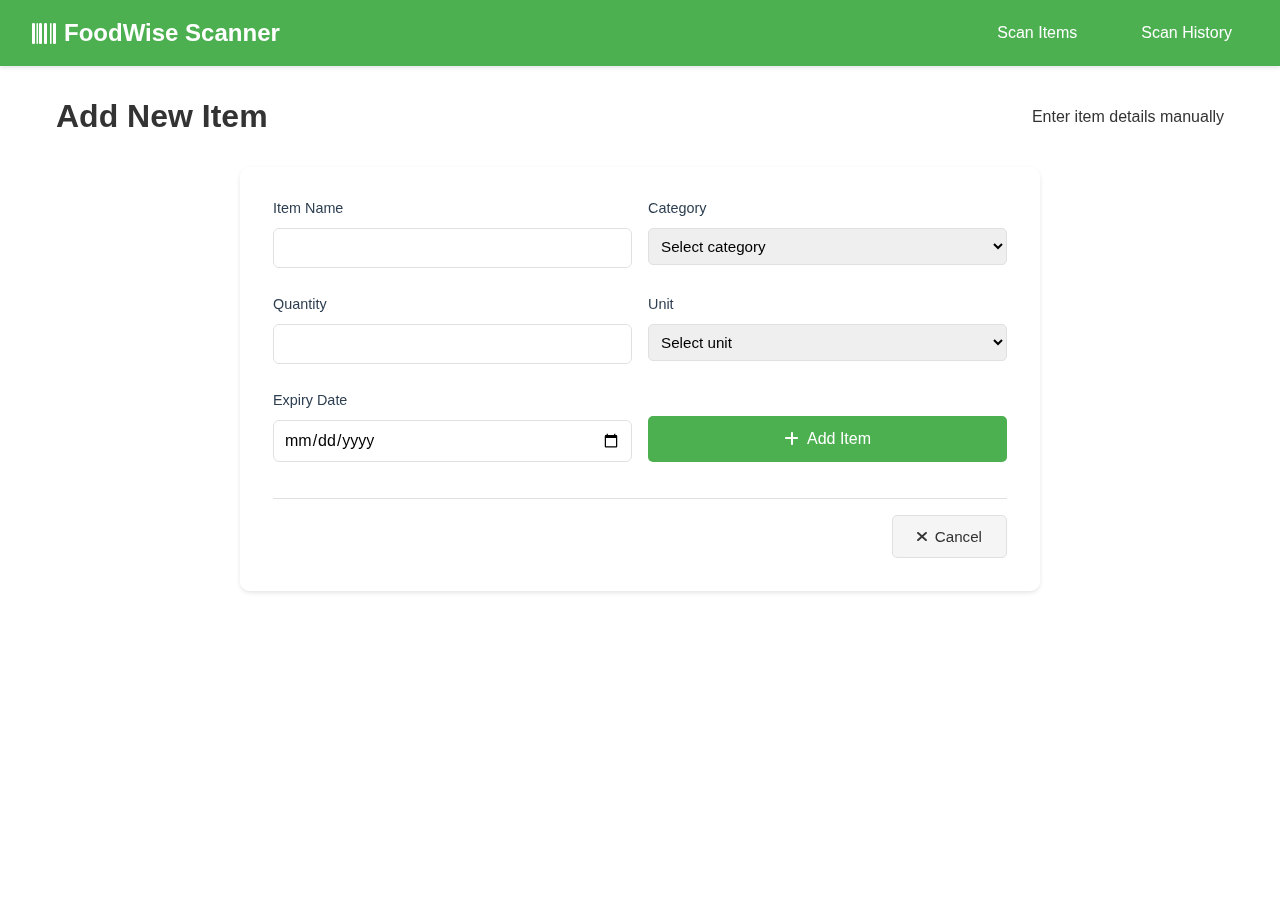
<file: add-item.html>
<!DOCTYPE html>
<html lang="en">
<head>
    <meta charset="UTF-8">
    <meta name="viewport" content="width=device-width, initial-scale=1.0">
    <title>Add Item - FoodWise Scanner</title>
    <link rel="stylesheet" href="styles.css">
    <link rel="stylesheet" href="https://cdnjs.cloudflare.com/ajax/libs/font-awesome/6.0.0/css/all.min.css">
</head>
<body>
    <nav class="navbar">
        <div class="logo">
            <i class="fas fa-barcode"></i>
            <span>FoodWise Scanner</span>
        </div>
        <div class="nav-links">
            <a href="scan.html">Scan Items</a>
            <a href="scan-history.html">Scan History</a>
        </div>
    </nav>

    <main class="container">
        <header class="dashboard-header">
            <h1>Add New Item</h1>
            <p>Enter item details manually</p>
        </header>

        <section class="add-item-section">
            <form id="addItemForm" class="add-item-form">
                <div class="form-grid">
                    <div class="form-group">
                        <label for="itemName">Item Name</label>
                        <input type="text" id="itemName" required>
                    </div>
                    <div class="form-group">
                        <label for="category">Category</label>
                        <select id="category" required>
                            <option value="">Select category</option>
                            <option value="fresh-produce">Fresh Produce</option>
                            <option value="dairy-eggs">Dairy & Eggs</option>
                            <option value="meat-seafood">Meat & Seafood</option>
                            <option value="pantry">Pantry</option>
                        </select>
                    </div>
                    <div class="form-group">
                        <label for="quantity">Quantity</label>
                        <input type="number" id="quantity" min="1" required>
                    </div>
                    <div class="form-group">
                        <label for="unit">Unit</label>
                        <select id="unit" required>
                            <option value="">Select unit</option>
                            <option value="kg">Kilograms (kg)</option>
                            <option value="g">Grams (g)</option>
                            <option value="l">Liters (L)</option>
                            <option value="ml">Milliliters (ml)</option>
                            <option value="pcs">Pieces</option>
                        </select>
                    </div>
                    <div class="form-group">
                        <label for="expiryDate">Expiry Date</label>
                        <input type="date" id="expiryDate" required>
                    </div>
                    <div class="form-group">
                        <button type="submit" class="submit-btn">
                            <i class="fas fa-plus"></i> Add Item
                        </button>
                    </div>
                </div>
                <div class="form-actions">
                    <button type="button" class="cancel-btn" onclick="window.location.href='scan.html'">
                        <i class="fas fa-times"></i> Cancel
                    </button>
                </div>
            </form>
        </section>
    </main>

    <script src="add-item.js"></script>
</body>
</html>
</file>
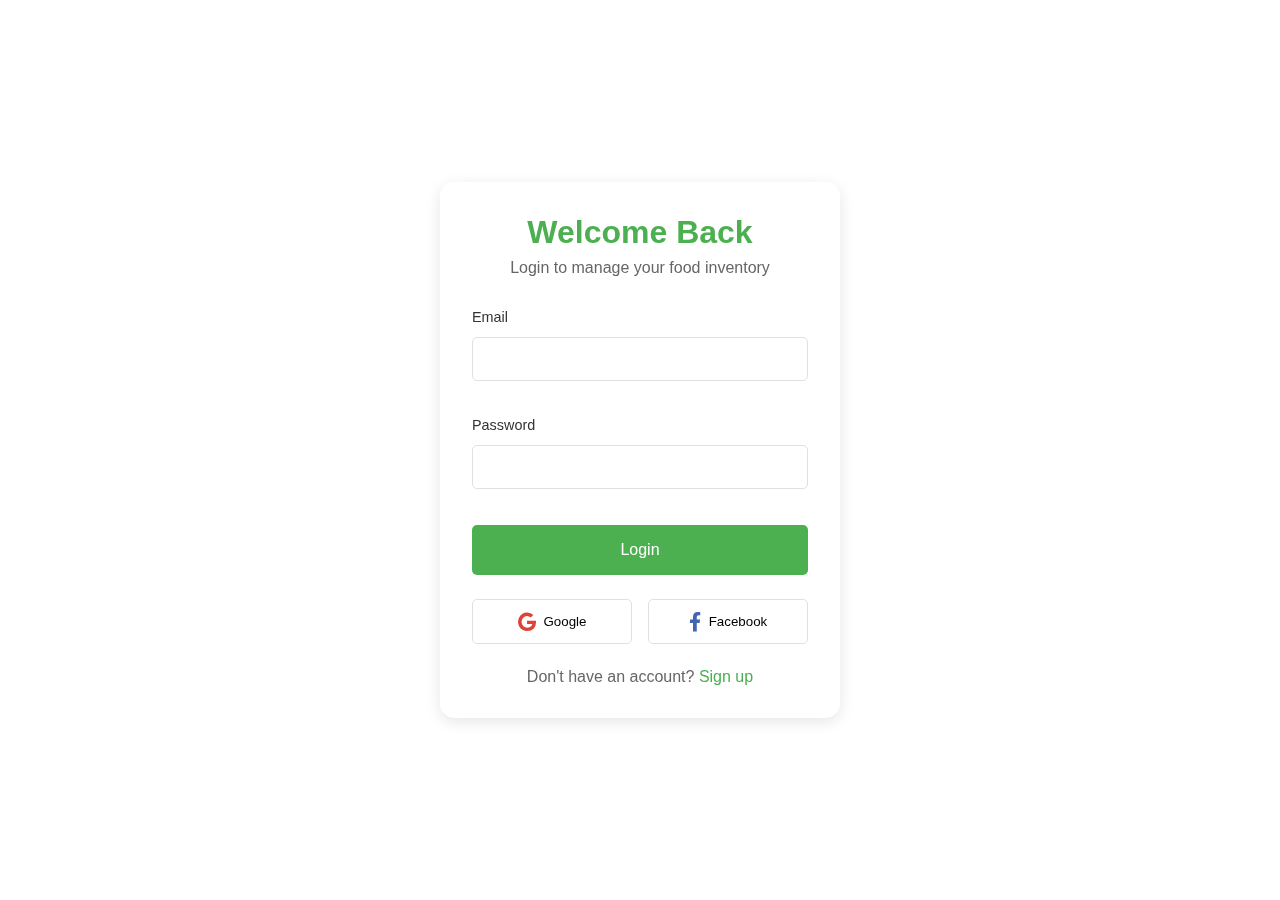
<file: login.html>
<!DOCTYPE html>
<html lang="en">
<head>
    <meta charset="UTF-8">
    <meta name="viewport" content="width=device-width, initial-scale=1.0">
    <title>FoodWise - Login</title>
    <link rel="stylesheet" href="styles.css">
    <link rel="stylesheet" href="https://cdnjs.cloudflare.com/ajax/libs/font-awesome/6.0.0/css/all.min.css">
    <style>
        .auth-container {
            min-height: 100vh;
            display: flex;
            align-items: center;
            justify-content: center;
            background: linear-gradient(rgba(255, 255, 255, 0.9), rgba(255, 255, 255, 0.9)),
                        url('https://images.unsplash.com/photo-1504674900247-0877df9cc836?ixlib=rb-4.0.3&ixid=M3wxMjA3fDB8MHxwaG90by1wYWdlfHx8fGVufDB8fHx8fA%3D%3D&auto=format&fit=crop&w=2070&q=80');
            background-size: cover;
            background-position: center;
            padding: 2rem;
        }

        .auth-card {
            background: rgba(255, 255, 255, 0.95);
            border-radius: 15px;
            padding: 2rem;
            width: 100%;
            max-width: 400px;
            box-shadow: 0 4px 15px rgba(0, 0, 0, 0.1);
            backdrop-filter: blur(10px);
        }

        .auth-header {
            text-align: center;
            margin-bottom: 2rem;
        }

        .auth-header h1 {
            color: var(--primary-color);
            font-size: 2rem;
            margin-bottom: 0.5rem;
        }

        .auth-header p {
            color: #666;
            font-size: 1rem;
        }

        .auth-form {
            display: flex;
            flex-direction: column;
            gap: 1.5rem;
        }

        .form-group {
            display: flex;
            flex-direction: column;
            gap: 0.5rem;
        }

        .form-group label {
            color: #333;
            font-weight: 500;
        }

        .form-group input {
            padding: 0.75rem;
            border: 1px solid var(--border-color);
            border-radius: 5px;
            font-size: 1rem;
            transition: border-color 0.3s ease;
        }

        .form-group input:focus {
            outline: none;
            border-color: var(--primary-color);
        }

        .auth-btn {
            background-color: var(--primary-color);
            color: white;
            border: none;
            padding: 1rem;
            border-radius: 5px;
            font-size: 1rem;
            cursor: pointer;
            transition: background-color 0.3s ease;
        }

        .auth-btn:hover {
            background-color: var(--secondary-color);
        }

        .auth-footer {
            text-align: center;
            margin-top: 1.5rem;
            color: #666;
        }

        .auth-footer a {
            color: var(--primary-color);
            text-decoration: none;
            font-weight: 500;
        }

        .auth-footer a:hover {
            text-decoration: underline;
        }

        .social-login {
            display: flex;
            gap: 1rem;
            margin-top: 1.5rem;
        }

        .social-btn {
            flex: 1;
            padding: 0.75rem;
            border: 1px solid var(--border-color);
            border-radius: 5px;
            background: white;
            cursor: pointer;
            display: flex;
            align-items: center;
            justify-content: center;
            gap: 0.5rem;
            transition: background-color 0.3s ease;
        }

        .social-btn:hover {
            background-color: #f5f5f5;
        }

        .social-btn i {
            font-size: 1.2rem;
        }

        .social-btn.google i {
            color: #DB4437;
        }

        .social-btn.facebook i {
            color: #4267B2;
        }
    </style>
</head>
<body>
    <div class="auth-container">
        <div class="auth-card">
            <div class="auth-header">
                <h1>Welcome Back</h1>
                <p>Login to manage your food inventory</p>
            </div>
            <form class="auth-form" id="loginForm">
                <div class="form-group">
                    <label for="email">Email</label>
                    <input type="email" id="email" required>
                </div>
                <div class="form-group">
                    <label for="password">Password</label>
                    <input type="password" id="password" required>
                </div>
                <button type="submit" class="auth-btn">Login</button>
            </form>
            <div class="social-login">
                <button class="social-btn google">
                    <i class="fab fa-google"></i>
                    Google
                </button>
                <button class="social-btn facebook">
                    <i class="fab fa-facebook-f"></i>
                    Facebook
                </button>
            </div>
            <div class="auth-footer">
                <p>Don't have an account? <a href="signup.html">Sign up</a></p>
            </div>
        </div>
    </div>
    <script>
        document.getElementById('loginForm').addEventListener('submit', function(e) {
            e.preventDefault();
            const email = document.getElementById('email').value;
            const password = document.getElementById('password').value;
            
            // Here you would typically make an API call to your backend
            // For demo purposes, we'll just redirect to the dashboard
            localStorage.setItem('isLoggedIn', 'true');
            window.location.href = 'index.html';
        });
    </script>
</body>
</html>
</file>
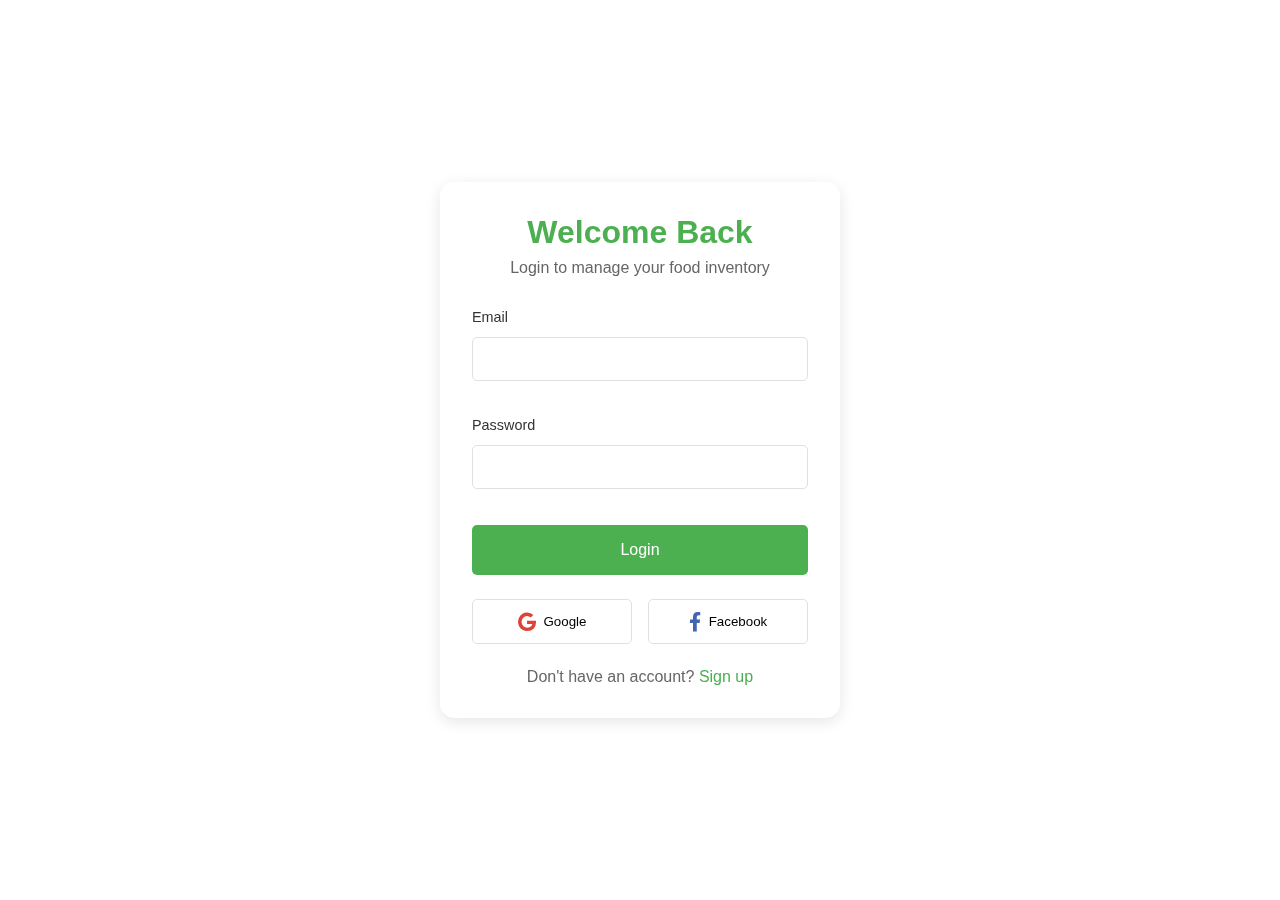
<file: report.html>
<!DOCTYPE html>
<html lang="en">
<head>
    <meta charset="UTF-8">
    <meta name="viewport" content="width=device-width, initial-scale=1.0">
    <title>Report Wastage - FoodWise</title>
    <link rel="stylesheet" href="styles.css">
    <link rel="stylesheet" href="https://cdnjs.cloudflare.com/ajax/libs/font-awesome/6.0.0/css/all.min.css">
    <style>
        .report-container {
            max-width: 800px;
            margin: 2rem auto;
            padding: 2rem;
            background: rgba(255, 255, 255, 0.95);
            border-radius: 15px;
            box-shadow: 0 4px 15px rgba(0, 0, 0, 0.1);
            backdrop-filter: blur(10px);
        }

        .report-header {
            text-align: center;
            margin-bottom: 2rem;
        }

        .report-header h1 {
            color: var(--primary-color);
            font-size: 2rem;
            margin-bottom: 0.5rem;
        }

        .report-header p {
            color: #666;
            font-size: 1.1rem;
        }

        .report-form {
            display: flex;
            flex-direction: column;
            gap: 1.5rem;
        }

        .form-grid {
            display: grid;
            grid-template-columns: repeat(2, 1fr);
            gap: 1.5rem;
        }

        .form-group.full-width {
            grid-column: 1 / -1;
        }

        .form-group input,
        .form-group select,
        .form-group textarea {
            padding: 0.75rem;
            border: 1px solid #ddd;
            border-radius: 8px;
            font-size: 1rem;
            transition: all 0.3s ease;
            background-color: #fff;
        }

        .form-group input:focus,
        .form-group select:focus,
        .form-group textarea:focus {
            border-color: var(--primary-color);
            box-shadow: 0 0 0 2px rgba(76, 175, 80, 0.2);
            outline: none;
        }

        .form-group select[multiple] {
            height: 120px;
            padding: 0.5rem;
        }

        .form-group select[multiple] option {
            padding: 0.5rem;
            margin: 2px 0;
            border-radius: 4px;
            cursor: pointer;
        }

        .form-group select[multiple] option:checked {
            background-color: var(--primary-color);
            color: white;
        }

        .form-group input[type="file"] {
            padding: 1rem;
            border: 2px dashed #ddd;
            border-radius: 8px;
            cursor: pointer;
            transition: all 0.3s ease;
        }

        .form-group input[type="file"]:hover {
            border-color: var(--primary-color);
            background-color: rgba(76, 175, 80, 0.05);
        }

        .submit-btn {
            background-color: var(--primary-color);
            color: white;
            border: none;
            padding: 1rem 2rem;
            border-radius: 8px;
            font-size: 1.1rem;
            cursor: pointer;
            transition: all 0.3s ease;
            display: flex;
            align-items: center;
            justify-content: center;
            gap: 0.5rem;
        }

        .submit-btn:hover {
            background-color: var(--secondary-color);
            transform: translateY(-2px);
            box-shadow: 0 4px 12px rgba(76, 175, 80, 0.2);
        }

        .submit-btn i {
            font-size: 1.2rem;
        }

        .form-group label {
            font-weight: 500;
            color: #333;
            margin-bottom: 0.5rem;
            display: block;
        }

        .form-group label::after {
            content: " *";
            color: #e74c3c;
            margin-left: 2px;
        }

        .form-group label:not([for="cost"]):not([for="purchaseDate"]):not([for="prevention"]):not([for="notes"]):not([for="image"])::after {
            content: " *";
            color: #e74c3c;
            margin-left: 2px;
        }

        .location-group {
            display: grid;
            grid-template-columns: 1fr 1fr;
            gap: 1rem;
        }

        .report-guidelines {
            margin-top: 2rem;
            padding: 1.5rem;
            background-color: rgba(76, 175, 80, 0.1);
            border-radius: 10px;
        }

        .report-guidelines h3 {
            color: var(--primary-color);
            margin-bottom: 1rem;
        }

        .report-guidelines ul {
            list-style-type: none;
            padding: 0;
        }

        .report-guidelines li {
            margin-bottom: 0.5rem;
            display: flex;
            align-items: center;
            gap: 0.5rem;
        }

        .report-guidelines li i {
            color: var(--primary-color);
        }

        @media (max-width: 768px) {
            .report-container {
                margin: 1rem;
                padding: 1rem;
            }

            .location-group {
                grid-template-columns: 1fr;
            }

            .form-grid {
                grid-template-columns: 1fr;
            }

            .form-group.full-width {
                grid-column: auto;
            }
        }

        @media (prefers-color-scheme: dark) {
            .form-group input,
            .form-group select,
            .form-group textarea {
                background-color: #2d2d2d;
                border-color: #444;
                color: #fff;
            }

            .form-group label {
                color: #fff;
            }

            .form-group select[multiple] option {
                background-color: #2d2d2d;
                color: #fff;
            }

            .form-group select[multiple] option:checked {
                background-color: var(--primary-color);
                color: white;
            }

            .form-group input[type="file"] {
                border-color: #444;
            }

            .form-group input[type="file"]:hover {
                background-color: rgba(76, 175, 80, 0.1);
            }
        }

        /* Notification Styles */
        .notification {
            position: fixed;
            top: 20px;
            right: 20px;
            padding: 1rem 2rem;
            border-radius: 8px;
            color: white;
            font-weight: 500;
            z-index: 1000;
            animation: slideIn 0.3s ease-out;
            box-shadow: 0 4px 12px rgba(0, 0, 0, 0.15);
        }

        .notification.success {
            background-color: var(--primary-color);
        }

        .notification.error {
            background-color: #e74c3c;
        }

        @keyframes slideIn {
            from {
                transform: translateX(100%);
                opacity: 0;
            }
            to {
                transform: translateX(0);
                opacity: 1;
            }
        }

        @keyframes slideOut {
            from {
                transform: translateX(0);
                opacity: 1;
            }
            to {
                transform: translateX(100%);
                opacity: 0;
            }
        }
    </style>
</head>
<body>
    <nav class="navbar">
        <div class="logo">
            <i class="fas fa-leaf"></i>
            <span>FoodWise</span>
        </div>
        <div class="nav-links">
            <a href="grocery.html">Dashboard</a>
            <a href="analytics.html">Analytics</a>
            <a href="report.html" class="active">Report Wastage</a>
            <a href="about.html">About Us</a>
            <a href="settings.html">Settings</a>
            <div class="auth-links">
                <a href="login.html" id="loginLink">Login</a>
                <a href="signup.html" id="signupLink">Sign Up</a>
                <a href="#" id="logoutLink" style="display: none;">Logout</a>
            </div>
        </div>
    </nav>

    <main class="container">
        <header class="dashboard-header">
            <h1>Report Food Wastage</h1>
            <p>Help us track and reduce food waste by reporting items that were wasted</p>
        </header>

        <!-- Report Form -->
        <section class="report-section">
            <div class="report-form-container">
                <form id="wasteReportForm" class="report-form">
                    <div class="form-grid">
                        <div class="form-group">
                            <label for="itemName">Item Name</label>
                            <input type="text" id="itemName" required>
                        </div>
                        <div class="form-group">
                            <label for="category">Category</label>
                            <select id="category" required>
                                <option value="">Select category</option>
                                <option value="fresh-produce">Fresh Produce</option>
                                <option value="dairy-eggs">Dairy & Eggs</option>
                                <option value="meat-seafood">Meat & Seafood</option>
                                <option value="pantry">Pantry Items</option>
                            </select>
                        </div>
                        <div class="form-group">
                            <label for="quantity">Quantity Wasted</label>
                            <input type="number" id="quantity" min="0" step="0.01" required>
                        </div>
                        <div class="form-group">
                            <label for="unit">Unit</label>
                            <select id="unit" required>
                                <option value="">Select unit</option>
                                <option value="kg">Kilograms (kg)</option>
                                <option value="g">Grams (g)</option>
                                <option value="l">Liters (L)</option>
                                <option value="ml">Milliliters (ml)</option>
                                <option value="pcs">Pieces</option>
                            </select>
                        </div>
                        <div class="form-group">
                            <label for="reason">Reason for Wastage</label>
                            <select id="reason" required>
                                <option value="">Select reason</option>
                                <option value="expired">Expired</option>
                                <option value="spoiled">Spoiled</option>
                                <option value="overbought">Overbought</option>
                                <option value="changed-plans">Changed Plans</option>
                                <option value="quality-issues">Quality Issues</option>
                                <option value="storage-problems">Storage Problems</option>
                                <option value="portion-size">Incorrect Portion Size</option>
                                <option value="preference">Changed Food Preferences</option>
                                <option value="other">Other</option>
                            </select>
                        </div>
                        <div class="form-group">
                            <label for="cost">Estimated Cost (Optional)</label>
                            <input type="number" id="cost" min="0" step="0.01" placeholder="Enter cost in your currency">
                        </div>
                        <div class="form-group">
                            <label for="location">Storage Location</label>
                            <select id="location" required>
                                <option value="">Select location</option>
                                <option value="refrigerator">Refrigerator</option>
                                <option value="freezer">Freezer</option>
                                <option value="pantry">Pantry</option>
                                <option value="counter">Counter</option>
                                <option value="other">Other</option>
                            </select>
                        </div>
                        <div class="form-group">
                            <label for="purchaseDate">Purchase Date (Optional)</label>
                            <input type="date" id="purchaseDate">
                        </div>
                        <div class="form-group">
                            <label for="disposalMethod">Disposal Method</label>
                            <select id="disposalMethod" required>
                                <option value="">Select method</option>
                                <option value="compost">Compost</option>
                                <option value="garbage">Garbage</option>
                                <option value="donation">Donation</option>
                                <option value="recycling">Recycling</option>
                                <option value="other">Other</option>
                            </select>
                        </div>
                        <div class="form-group">
                            <label for="prevention">Prevention Measures (Optional)</label>
                            <select id="prevention" multiple>
                                <option value="better-planning">Better Meal Planning</option>
                                <option value="proper-storage">Proper Storage</option>
                                <option value="portion-control">Portion Control</option>
                                <option value="regular-checks">Regular Inventory Checks</option>
                                <option value="shopping-list">Using Shopping List</option>
                                <option value="other">Other</option>
                            </select>
                        </div>
                        <div class="form-group full-width">
                            <label for="notes">Additional Notes (Optional)</label>
                            <textarea id="notes" rows="3" placeholder="Provide any additional details about the wastage, prevention measures, or suggestions..."></textarea>
                        </div>
                        <div class="form-group full-width">
                            <label for="image">Upload Image (Optional)</label>
                            <input type="file" id="image" accept="image/*">
                        </div>
                        <div class="form-group full-width">
                            <button type="submit" class="submit-btn">
                                <i class="fas fa-paper-plane"></i> Submit Report
                            </button>
                        </div>
                    </div>
                </form>
            </div>
        </section>

        <!-- AI Insights -->
        <section class="ai-insights">
            <h2><i class="fas fa-robot"></i> AI Insights</h2>
            <div class="insights-container">
                <div class="insight-card">
                    <div class="insight-icon">
                        <i class="fas fa-chart-line"></i>
                    </div>
                    <div class="insight-content">
                        <h3>Waste Reduction Trend</h3>
                        <p>Your food waste has decreased by 25% compared to last month. Keep up the good work!</p>
                        <div class="insight-details">
                            <span><i class="fas fa-calendar"></i> Last 30 days</span>
                            <span><i class="fas fa-percentage"></i> 25% reduction</span>
                        </div>
                    </div>
                </div>
                <div class="insight-card">
                    <div class="insight-icon">
                        <i class="fas fa-exclamation-triangle"></i>
                    </div>
                    <div class="insight-content">
                        <h3>Common Waste Patterns</h3>
                        <p>Dairy products and fresh produce are your most frequently wasted items. Consider adjusting your purchase quantities.</p>
                        <div class="insight-details">
                            <span><i class="fas fa-milk"></i> Dairy: 40%</span>
                            <span><i class="fas fa-apple-alt"></i> Produce: 35%</span>
                        </div>
                    </div>
                </div>
                <div class="insight-card">
                    <div class="insight-icon">
                        <i class="fas fa-lightbulb"></i>
                    </div>
                    <div class="insight-content">
                        <h3>Smart Suggestions</h3>
                        <p>Based on your waste patterns, try these tips:</p>
                        <ul class="suggestion-list">
                            <li>Buy dairy products in smaller quantities</li>
                            <li>Store produce in proper containers</li>
                            <li>Use the "First In, First Out" method</li>
                        </ul>
                    </div>
                </div>
                <div class="insight-card">
                    <div class="insight-icon">
                        <i class="fas fa-dollar-sign"></i>
                    </div>
                    <div class="insight-content">
                        <h3>Cost Impact</h3>
                        <p>Your food waste costs approximately $50 per month. Implementing our suggestions could save you up to $30 monthly.</p>
                        <div class="insight-details">
                            <span><i class="fas fa-wallet"></i> Current: $50/month</span>
                            <span><i class="fas fa-piggy-bank"></i> Potential savings: $30/month</span>
                        </div>
                    </div>
                </div>
            </div>
        </section>

        <!-- Recent Reports -->
        <section class="recent-reports">
            <h2><i class="fas fa-history"></i> Recent Reports</h2>
            <div class="reports-grid">
                <div class="report-card">
                    <div class="report-header">
                        <h3>Milk</h3>
                        <span class="report-date">Today</span>
                    </div>
                    <div class="report-details">
                        <p><i class="fas fa-box"></i> 1.5 L</p>
                        <p><i class="fas fa-tag"></i> Dairy & Eggs</p>
                        <p><i class="fas fa-exclamation-circle"></i> Expired</p>
                    </div>
                </div>
                <div class="report-card">
                    <div class="report-header">
                        <h3>Bananas</h3>
                        <span class="report-date">Yesterday</span>
                    </div>
                    <div class="report-details">
                        <p><i class="fas fa-box"></i> 0.5 kg</p>
                        <p><i class="fas fa-tag"></i> Fresh Produce</p>
                        <p><i class="fas fa-exclamation-circle"></i> Spoiled</p>
                    </div>
                </div>
                <div class="report-card">
                    <div class="report-header">
                        <h3>Bread</h3>
                        <span class="report-date">2 days ago</span>
                    </div>
                    <div class="report-details">
                        <p><i class="fas fa-box"></i> 1 loaf</p>
                        <p><i class="fas fa-tag"></i> Pantry Items</p>
                        <p><i class="fas fa-exclamation-circle"></i> Expired</p>
                    </div>
                </div>
            </div>
        </section>
    </main>

    <script src="script.js"></script>
    <script src="report.js"></script>
    <!-- Add authentication check script -->
    <script>
        // Check authentication status
        document.addEventListener('DOMContentLoaded', function() {
            const isLoggedIn = localStorage.getItem('isLoggedIn') === 'true';
            const loginLink = document.getElementById('loginLink');
            const signupLink = document.getElementById('signupLink');
            const logoutLink = document.getElementById('logoutLink');

            if (isLoggedIn) {
                loginLink.style.display = 'none';
                signupLink.style.display = 'none';
                logoutLink.style.display = 'block';
            } else {
                loginLink.style.display = 'block';
                signupLink.style.display = 'block';
                logoutLink.style.display = 'none';
                // Redirect to login if not authenticated
                window.location.href = 'login.html';
            }

            // Handle logout
            logoutLink.addEventListener('click', function(e) {
                e.preventDefault();
                localStorage.removeItem('isLoggedIn');
                localStorage.removeItem('userName');
                window.location.href = 'login.html';
            });
        });
    </script>
</body>
</html>
</file>
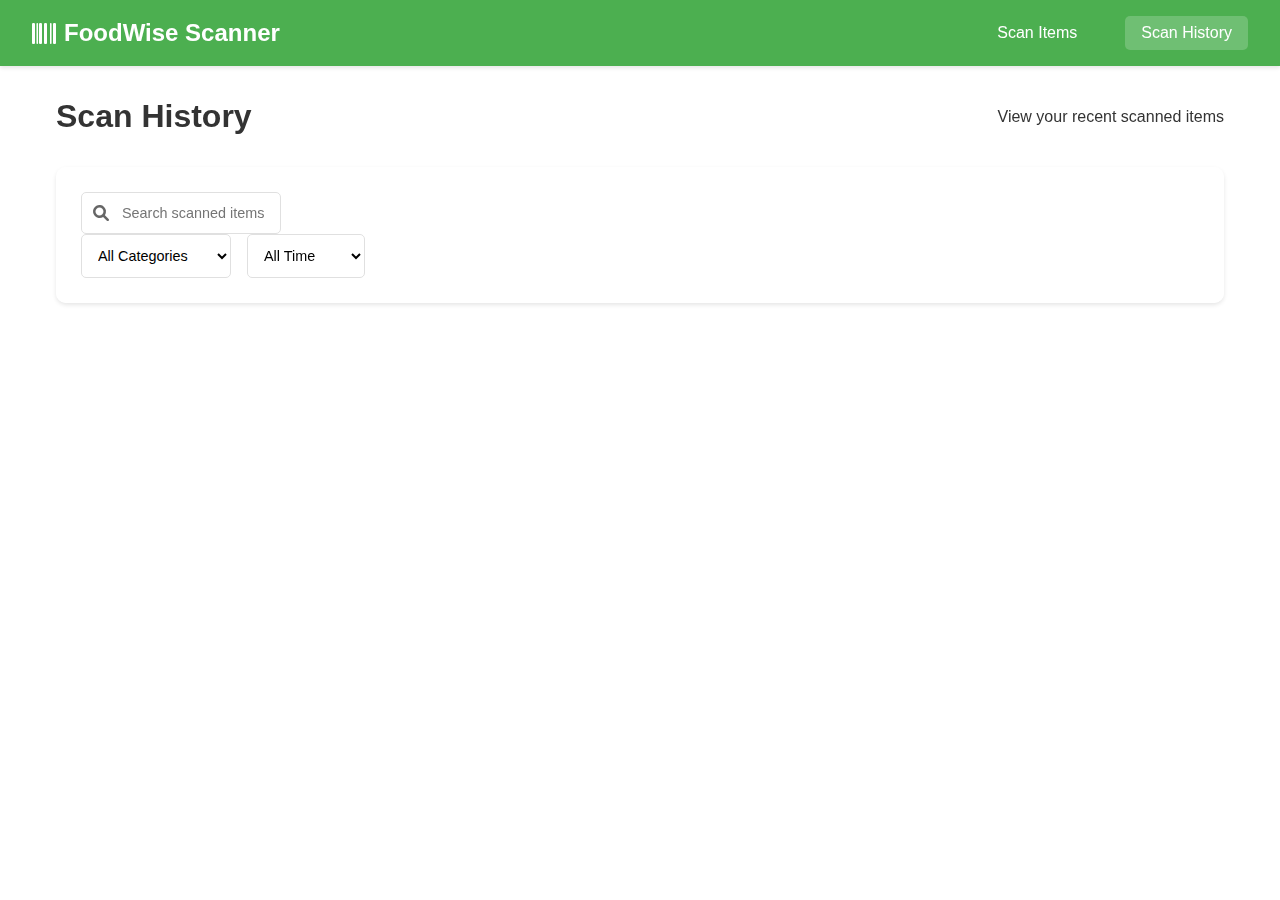
<file: scan-history.html>
<!DOCTYPE html>
<html lang="en">
<head>
    <meta charset="UTF-8">
    <meta name="viewport" content="width=device-width, initial-scale=1.0">
    <title>Scan History - FoodWise Scanner</title>
    <link rel="stylesheet" href="styles.css">
    <link rel="stylesheet" href="https://cdnjs.cloudflare.com/ajax/libs/font-awesome/6.0.0/css/all.min.css">
</head>
<body>
    <nav class="navbar">
        <div class="logo">
            <i class="fas fa-barcode"></i>
            <span>FoodWise Scanner</span>
        </div>
        <div class="nav-links">
            <a href="scan.html">Scan Items</a>
            <a href="scan-history.html" class="active">Scan History</a>
        </div>
    </nav>

    <main class="container">
        <header class="dashboard-header">
            <h1>Scan History</h1>
            <p>View your recent scanned items</p>
        </header>

        <section class="scan-history">
            <div class="history-filters">
                <div class="search-box">
                    <i class="fas fa-search"></i>
                    <input type="text" id="searchInput" placeholder="Search scanned items...">
                </div>
                <div class="filter-options">
                    <select id="categoryFilter">
                        <option value="">All Categories</option>
                        <option value="fresh-produce">Fresh Produce</option>
                        <option value="dairy-eggs">Dairy & Eggs</option>
                        <option value="meat-seafood">Meat & Seafood</option>
                        <option value="pantry">Pantry</option>
                    </select>
                    <select id="dateFilter">
                        <option value="">All Time</option>
                        <option value="today">Today</option>
                        <option value="week">This Week</option>
                        <option value="month">This Month</option>
                    </select>
                </div>
            </div>

            <div class="history-list">
                <!-- Scan history will be populated here -->
            </div>
        </section>
    </main>

    <script src="scan-history.js"></script>
</body>
</html>
</file>
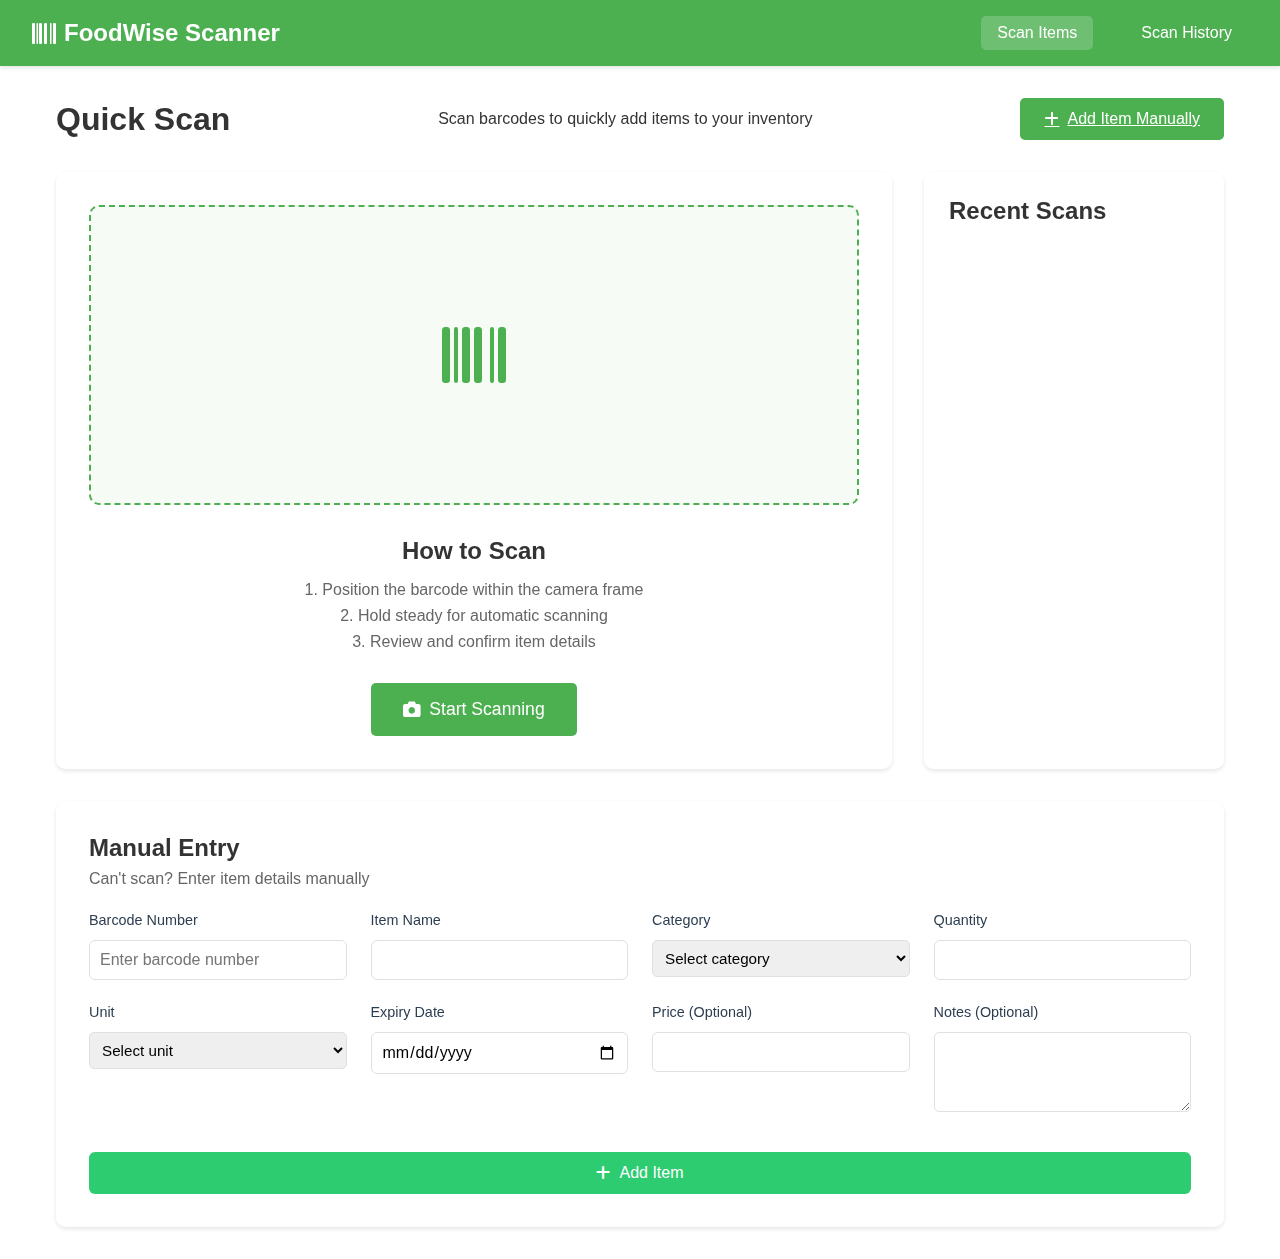
<file: scan.html>
<!DOCTYPE html>
<html lang="en">
<head>
    <meta charset="UTF-8">
    <meta name="viewport" content="width=device-width, initial-scale=1.0">
    <title>Quick Scan - FoodWise</title>
    <link rel="stylesheet" href="styles.css">
    <link rel="stylesheet" href="https://cdnjs.cloudflare.com/ajax/libs/font-awesome/6.0.0/css/all.min.css">
</head>
<body>
    <nav class="navbar">
        <div class="logo">
            <i class="fas fa-barcode"></i>
            <span>FoodWise Scanner</span>
        </div>
        <div class="nav-links">
            <a href="scan.html" class="active">Scan Items</a>
            <a href="scan-history.html">Scan History</a>
        </div>
    </nav>

    <main class="container">
        <header class="dashboard-header">
            <h1>Quick Scan</h1>
            <p>Scan barcodes to quickly add items to your inventory</p>
            <a href="add-item.html" class="add-item-btn">
                <i class="fas fa-plus"></i> Add Item Manually
            </a>
        </header>

        <section class="scan-section">
            <div class="scan-container">
                <div class="camera-preview">
                    <i class="fas fa-barcode"></i>
                </div>
                <div class="scan-instructions">
                    <h2>How to Scan</h2>
                    <p>1. Position the barcode within the camera frame</p>
                    <p>2. Hold steady for automatic scanning</p>
                    <p>3. Review and confirm item details</p>
                </div>
                <button class="scan-btn" onclick="startScanning()">
                    <i class="fas fa-camera"></i> Start Scanning
                </button>
            </div>

            <div class="scan-history">
                <h2>Recent Scans</h2>
                <div class="history-list">
                    <!-- Recent scans will be populated here -->
                </div>
            </div>
        </section>

        <!-- Manual Entry Form -->
        <section class="manual-entry">
            <h2>Manual Entry</h2>
            <p>Can't scan? Enter item details manually</p>
            <form id="manualEntryForm" class="entry-form">
                <div class="form-group">
                    <label for="barcode">Barcode Number</label>
                    <input type="text" id="barcode" placeholder="Enter barcode number">
                </div>
                <div class="form-group">
                    <label for="itemName">Item Name</label>
                    <input type="text" id="itemName" required>
                </div>
                <div class="form-group">
                    <label for="category">Category</label>
                    <select id="category" required>
                        <option value="">Select category</option>
                        <option value="fresh-produce">Fresh Produce</option>
                        <option value="dairy-eggs">Dairy & Eggs</option>
                        <option value="meat-seafood">Meat & Seafood</option>
                        <option value="pantry">Pantry</option>
                    </select>
                </div>
                <div class="form-group">
                    <label for="quantity">Quantity</label>
                    <input type="number" id="quantity" min="1" required>
                </div>
                <div class="form-group">
                    <label for="unit">Unit</label>
                    <select id="unit" required>
                        <option value="">Select unit</option>
                        <option value="kg">Kilograms (kg)</option>
                        <option value="g">Grams (g)</option>
                        <option value="l">Liters (L)</option>
                        <option value="ml">Milliliters (ml)</option>
                        <option value="pcs">Pieces</option>
                    </select>
                </div>
                <div class="form-group">
                    <label for="expiryDate">Expiry Date</label>
                    <input type="date" id="expiryDate" required>
                </div>
                <div class="form-group">
                    <label for="price">Price (Optional)</label>
                    <input type="number" id="price" step="0.01" min="0">
                </div>
                <div class="form-group">
                    <label for="notes">Notes (Optional)</label>
                    <textarea id="notes" rows="3"></textarea>
                </div>
                <button type="submit" class="submit-btn">
                    <i class="fas fa-plus"></i> Add Item
                </button>
            </form>
        </section>
    </main>

    <script src="scan.js"></script>
</body>
</html>
</file>
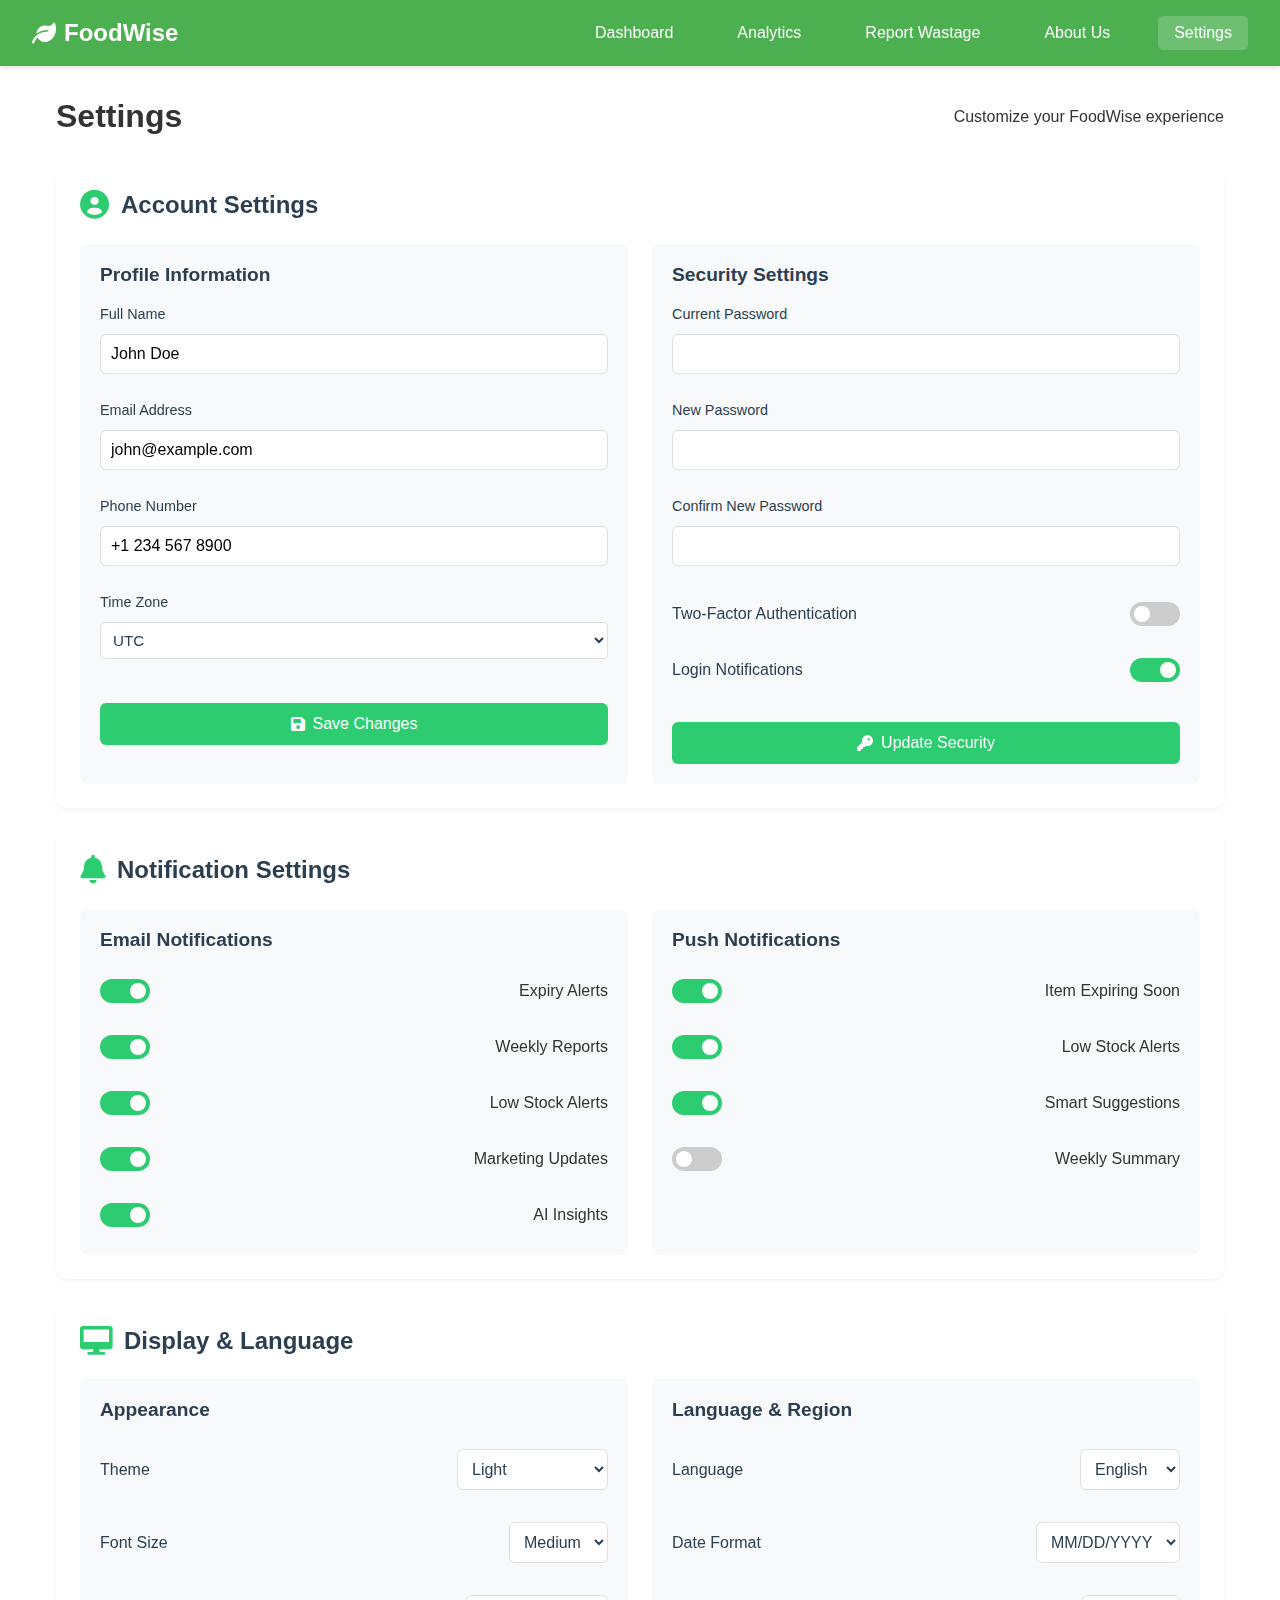
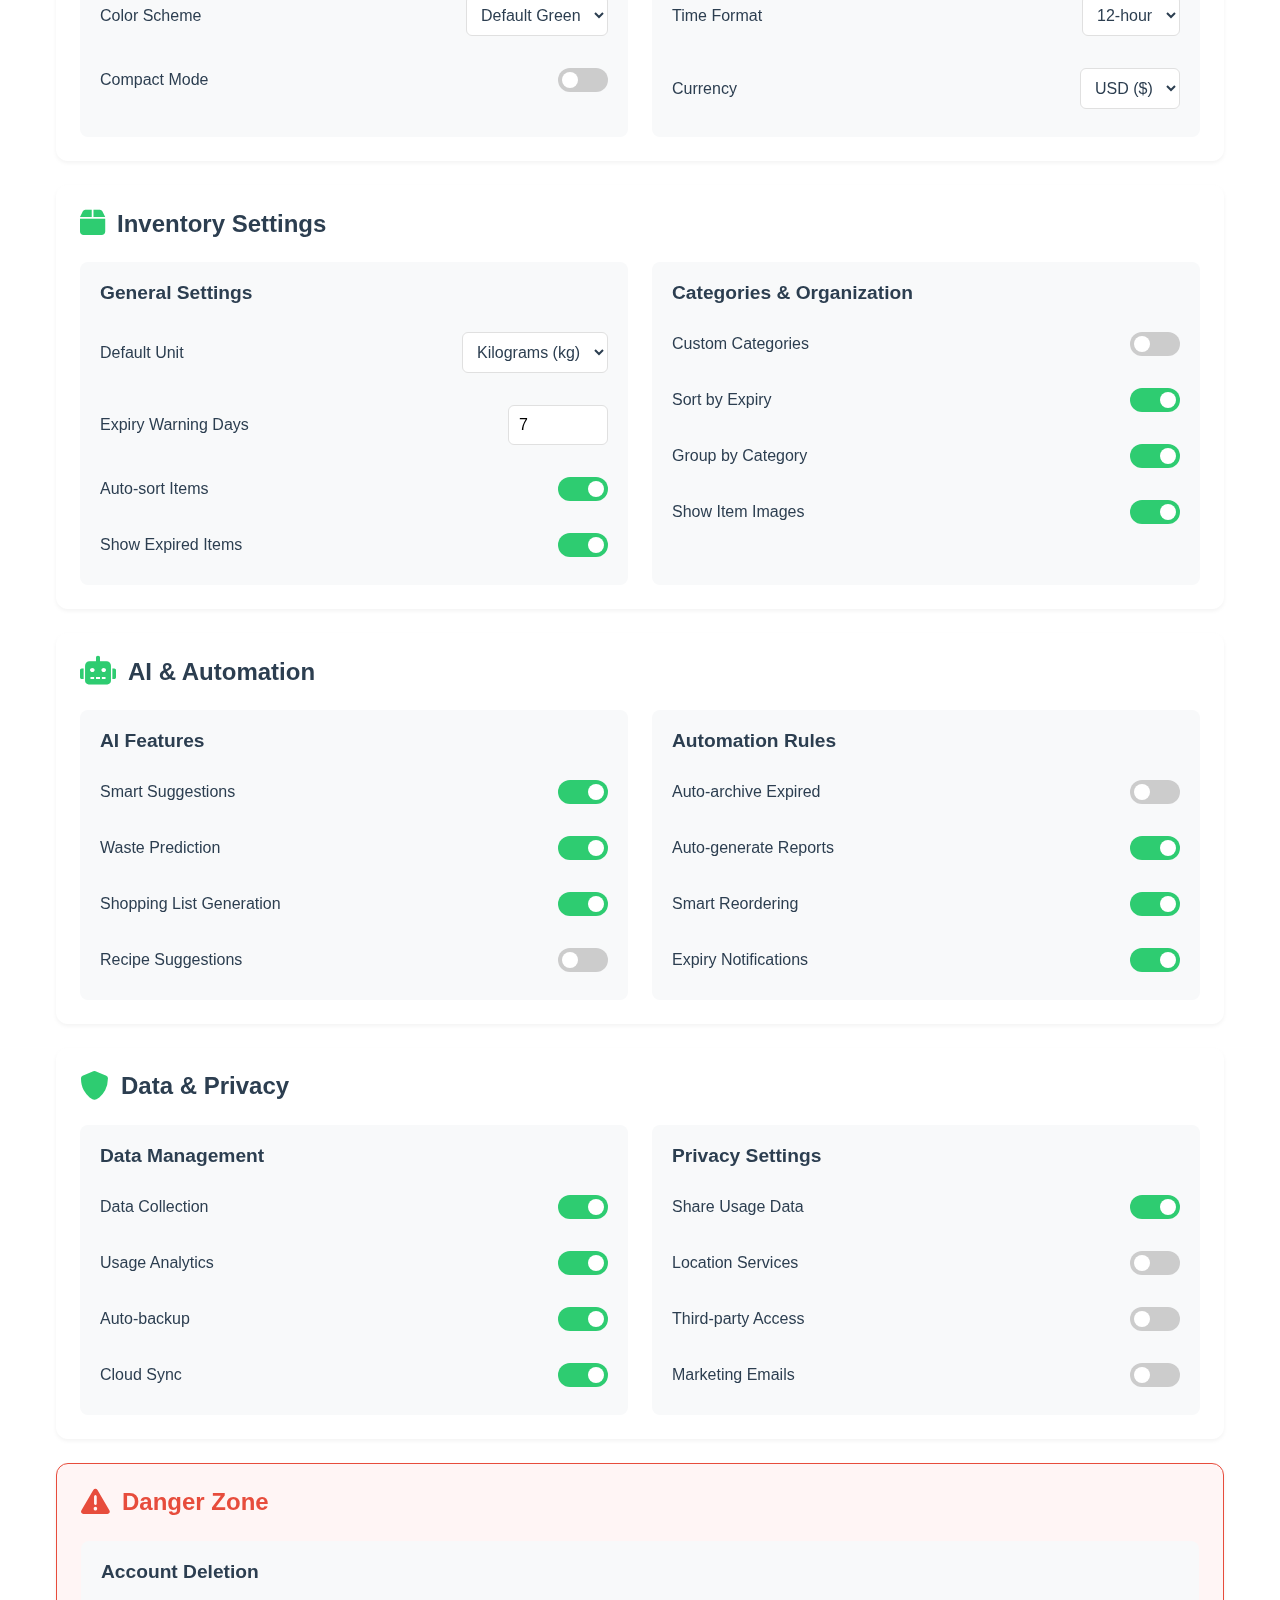
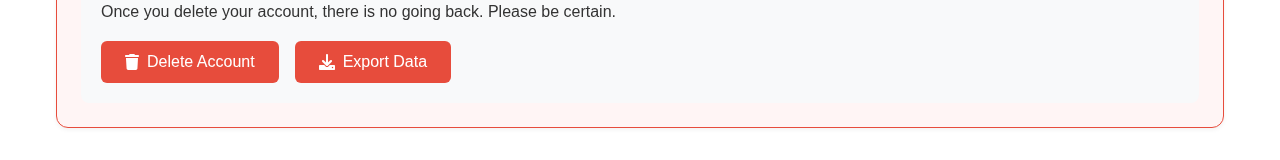
<file: settings.html>
<!DOCTYPE html>
<html lang="en">
<head>
    <meta charset="UTF-8">
    <meta name="viewport" content="width=device-width, initial-scale=1.0">
    <title>Settings - FoodWise</title>
    <link rel="stylesheet" href="styles.css">
    <link rel="stylesheet" href="https://cdnjs.cloudflare.com/ajax/libs/font-awesome/6.0.0/css/all.min.css">
</head>
<body>
    <nav class="navbar">
        <div class="logo">
            <i class="fas fa-leaf"></i>
            <span>FoodWise</span>
        </div>
        <div class="nav-links">
            <a href="grocery.html">Dashboard</a>
            <a href="analytics.html">Analytics</a>
            <a href="report.html">Report Wastage</a>
            <a href="about.html">About Us</a>
            <a href="settings.html" class="active">Settings</a>
        </div>
    </nav>

    <main class="container">
        <header class="dashboard-header">
            <h1>Settings</h1>
            <p>Customize your FoodWise experience</p>
        </header>

        <!-- Account Settings -->
        <section class="settings-section">
            <h2><i class="fas fa-user-circle"></i> Account Settings</h2>
            <div class="settings-grid">
                <div class="settings-card">
                    <h3>Profile Information</h3>
                    <form class="settings-form">
                        <div class="form-group">
                            <label for="name">Full Name</label>
                            <input type="text" id="name" value="John Doe">
                        </div>
                        <div class="form-group">
                            <label for="email">Email Address</label>
                            <input type="email" id="email" value="john@example.com">
                        </div>
                        <div class="form-group">
                            <label for="phone">Phone Number</label>
                            <input type="tel" id="phone" value="+1 234 567 8900">
                        </div>
                        <div class="form-group">
                            <label for="timezone">Time Zone</label>
                            <select id="timezone" class="settings-select">
                                <option value="UTC">UTC</option>
                                <option value="EST">Eastern Time</option>
                                <option value="CST">Central Time</option>
                                <option value="PST">Pacific Time</option>
                            </select>
                        </div>
                        <button type="submit" class="submit-btn">
                            <i class="fas fa-save"></i> Save Changes
                        </button>
                    </form>
                </div>

                <div class="settings-card">
                    <h3>Security Settings</h3>
                    <form class="settings-form">
                        <div class="form-group">
                            <label for="currentPassword">Current Password</label>
                            <input type="password" id="currentPassword">
                        </div>
                        <div class="form-group">
                            <label for="newPassword">New Password</label>
                            <input type="password" id="newPassword">
                        </div>
                        <div class="form-group">
                            <label for="confirmPassword">Confirm New Password</label>
                            <input type="password" id="confirmPassword">
                        </div>
                        <div class="option-item">
                            <label>Two-Factor Authentication</label>
                            <label class="switch">
                                <input type="checkbox">
                                <span class="slider"></span>
                            </label>
                        </div>
                        <div class="option-item">
                            <label>Login Notifications</label>
                            <label class="switch">
                                <input type="checkbox" checked>
                                <span class="slider"></span>
                            </label>
                        </div>
                        <button type="submit" class="submit-btn">
                            <i class="fas fa-key"></i> Update Security
                        </button>
                    </form>
                </div>
            </div>
        </section>

        <!-- Notification Settings -->
        <section class="settings-section">
            <h2><i class="fas fa-bell"></i> Notification Settings</h2>
            <div class="settings-grid">
                <div class="settings-card">
                    <h3>Email Notifications</h3>
                    <div class="settings-options">
                        <div class="option-item">
                            <label class="switch">
                                <input type="checkbox" checked>
                                <span class="slider"></span>
                            </label>
                            <span>Expiry Alerts</span>
                        </div>
                        <div class="option-item">
                            <label class="switch">
                                <input type="checkbox" checked>
                                <span class="slider"></span>
                            </label>
                            <span>Weekly Reports</span>
                        </div>
                        <div class="option-item">
                            <label class="switch">
                                <input type="checkbox" checked>
                                <span class="slider"></span>
                            </label>
                            <span>Low Stock Alerts</span>
                        </div>
                        <div class="option-item">
                            <label class="switch">
                                <input type="checkbox" checked>
                                <span class="slider"></span>
                            </label>
                            <span>Marketing Updates</span>
                        </div>
                        <div class="option-item">
                            <label class="switch">
                                <input type="checkbox" checked>
                                <span class="slider"></span>
                            </label>
                            <span>AI Insights</span>
                        </div>
                    </div>
                </div>

                <div class="settings-card">
                    <h3>Push Notifications</h3>
                    <div class="settings-options">
                        <div class="option-item">
                            <label class="switch">
                                <input type="checkbox" checked>
                                <span class="slider"></span>
                            </label>
                            <span>Item Expiring Soon</span>
                        </div>
                        <div class="option-item">
                            <label class="switch">
                                <input type="checkbox" checked>
                                <span class="slider"></span>
                            </label>
                            <span>Low Stock Alerts</span>
                        </div>
                        <div class="option-item">
                            <label class="switch">
                                <input type="checkbox" checked>
                                <span class="slider"></span>
                            </label>
                            <span>Smart Suggestions</span>
                        </div>
                        <div class="option-item">
                            <label class="switch">
                                <input type="checkbox">
                                <span class="slider"></span>
                            </label>
                            <span>Weekly Summary</span>
                        </div>
                    </div>
                </div>
            </div>
        </section>

        <!-- Display & Language -->
        <section class="settings-section">
            <h2><i class="fas fa-desktop"></i> Display & Language</h2>
            <div class="settings-grid">
                <div class="settings-card">
                    <h3>Appearance</h3>
                    <div class="settings-options">
                        <div class="option-item">
                            <label>Theme</label>
                            <select class="settings-select">
                                <option value="light">Light</option>
                                <option value="dark">Dark</option>
                                <option value="system">System Default</option>
                            </select>
                        </div>
                        <div class="option-item">
                            <label>Font Size</label>
                            <select class="settings-select">
                                <option value="small">Small</option>
                                <option value="medium" selected>Medium</option>
                                <option value="large">Large</option>
                            </select>
                        </div>
                        <div class="option-item">
                            <label>Color Scheme</label>
                            <select class="settings-select">
                                <option value="default">Default Green</option>
                                <option value="blue">Blue</option>
                                <option value="purple">Purple</option>
                                <option value="orange">Orange</option>
                            </select>
                        </div>
                        <div class="option-item">
                            <label>Compact Mode</label>
                            <label class="switch">
                                <input type="checkbox">
                                <span class="slider"></span>
                            </label>
                        </div>
                    </div>
                </div>

                <div class="settings-card">
                    <h3>Language & Region</h3>
                    <div class="settings-options">
                        <div class="option-item">
                            <label>Language</label>
                            <select class="settings-select">
                                <option value="en">English</option>
                                <option value="es">Spanish</option>
                                <option value="fr">French</option>
                                <option value="de">German</option>
                                <option value="it">Italian</option>
                            </select>
                        </div>
                        <div class="option-item">
                            <label>Date Format</label>
                            <select class="settings-select">
                                <option value="mm/dd/yyyy">MM/DD/YYYY</option>
                                <option value="dd/mm/yyyy">DD/MM/YYYY</option>
                                <option value="yyyy-mm-dd">YYYY-MM-DD</option>
                            </select>
                        </div>
                        <div class="option-item">
                            <label>Time Format</label>
                            <select class="settings-select">
                                <option value="12">12-hour</option>
                                <option value="24">24-hour</option>
                            </select>
                        </div>
                        <div class="option-item">
                            <label>Currency</label>
                            <select class="settings-select">
                                <option value="usd">USD ($)</option>
                                <option value="eur">EUR (€)</option>
                                <option value="gbp">GBP (£)</option>
                            </select>
                        </div>
                    </div>
                </div>
            </div>
        </section>

        <!-- Inventory Settings -->
        <section class="settings-section">
            <h2><i class="fas fa-box"></i> Inventory Settings</h2>
            <div class="settings-grid">
                <div class="settings-card">
                    <h3>General Settings</h3>
                    <div class="settings-options">
                        <div class="option-item">
                            <label>Default Unit</label>
                            <select class="settings-select">
                                <option value="kg">Kilograms (kg)</option>
                                <option value="g">Grams (g)</option>
                                <option value="l">Liters (L)</option>
                                <option value="ml">Milliliters (ml)</option>
                                <option value="pcs">Pieces</option>
                            </select>
                        </div>
                        <div class="option-item">
                            <label>Expiry Warning Days</label>
                            <input type="number" class="settings-input" value="7" min="1" max="30">
                        </div>
                        <div class="option-item">
                            <label>Auto-sort Items</label>
                            <label class="switch">
                                <input type="checkbox" checked>
                                <span class="slider"></span>
                            </label>
                        </div>
                        <div class="option-item">
                            <label>Show Expired Items</label>
                            <label class="switch">
                                <input type="checkbox" checked>
                                <span class="slider"></span>
                            </label>
                        </div>
                    </div>
                </div>

                <div class="settings-card">
                    <h3>Categories & Organization</h3>
                    <div class="settings-options">
                        <div class="option-item">
                            <label>Custom Categories</label>
                            <label class="switch">
                                <input type="checkbox">
                                <span class="slider"></span>
                            </label>
                        </div>
                        <div class="option-item">
                            <label>Sort by Expiry</label>
                            <label class="switch">
                                <input type="checkbox" checked>
                                <span class="slider"></span>
                            </label>
                        </div>
                        <div class="option-item">
                            <label>Group by Category</label>
                            <label class="switch">
                                <input type="checkbox" checked>
                                <span class="slider"></span>
                            </label>
                        </div>
                        <div class="option-item">
                            <label>Show Item Images</label>
                            <label class="switch">
                                <input type="checkbox" checked>
                                <span class="slider"></span>
                            </label>
                        </div>
                    </div>
                </div>
            </div>
        </section>

        <!-- AI & Automation -->
        <section class="settings-section">
            <h2><i class="fas fa-robot"></i> AI & Automation</h2>
            <div class="settings-grid">
                <div class="settings-card">
                    <h3>AI Features</h3>
                    <div class="settings-options">
                        <div class="option-item">
                            <label>Smart Suggestions</label>
                            <label class="switch">
                                <input type="checkbox" checked>
                                <span class="slider"></span>
                            </label>
                        </div>
                        <div class="option-item">
                            <label>Waste Prediction</label>
                            <label class="switch">
                                <input type="checkbox" checked>
                                <span class="slider"></span>
                            </label>
                        </div>
                        <div class="option-item">
                            <label>Shopping List Generation</label>
                            <label class="switch">
                                <input type="checkbox" checked>
                                <span class="slider"></span>
                            </label>
                        </div>
                        <div class="option-item">
                            <label>Recipe Suggestions</label>
                            <label class="switch">
                                <input type="checkbox">
                                <span class="slider"></span>
                            </label>
                        </div>
                    </div>
                </div>

                <div class="settings-card">
                    <h3>Automation Rules</h3>
                    <div class="settings-options">
                        <div class="option-item">
                            <label>Auto-archive Expired</label>
                            <label class="switch">
                                <input type="checkbox">
                                <span class="slider"></span>
                            </label>
                        </div>
                        <div class="option-item">
                            <label>Auto-generate Reports</label>
                            <label class="switch">
                                <input type="checkbox" checked>
                                <span class="slider"></span>
                            </label>
                        </div>
                        <div class="option-item">
                            <label>Smart Reordering</label>
                            <label class="switch">
                                <input type="checkbox" checked>
                                <span class="slider"></span>
                            </label>
                        </div>
                        <div class="option-item">
                            <label>Expiry Notifications</label>
                            <label class="switch">
                                <input type="checkbox" checked>
                                <span class="slider"></span>
                            </label>
                        </div>
                    </div>
                </div>
            </div>
        </section>

        <!-- Data & Privacy -->
        <section class="settings-section">
            <h2><i class="fas fa-shield-alt"></i> Data & Privacy</h2>
            <div class="settings-grid">
                <div class="settings-card">
                    <h3>Data Management</h3>
                    <div class="settings-options">
                        <div class="option-item">
                            <label>Data Collection</label>
                            <label class="switch">
                                <input type="checkbox" checked>
                                <span class="slider"></span>
                            </label>
                        </div>
                        <div class="option-item">
                            <label>Usage Analytics</label>
                            <label class="switch">
                                <input type="checkbox" checked>
                                <span class="slider"></span>
                            </label>
                        </div>
                        <div class="option-item">
                            <label>Auto-backup</label>
                            <label class="switch">
                                <input type="checkbox" checked>
                                <span class="slider"></span>
                            </label>
                        </div>
                        <div class="option-item">
                            <label>Cloud Sync</label>
                            <label class="switch">
                                <input type="checkbox" checked>
                                <span class="slider"></span>
                            </label>
                        </div>
                    </div>
                </div>

                <div class="settings-card">
                    <h3>Privacy Settings</h3>
                    <div class="settings-options">
                        <div class="option-item">
                            <label>Share Usage Data</label>
                            <label class="switch">
                                <input type="checkbox" checked>
                                <span class="slider"></span>
                            </label>
                        </div>
                        <div class="option-item">
                            <label>Location Services</label>
                            <label class="switch">
                                <input type="checkbox">
                                <span class="slider"></span>
                            </label>
                        </div>
                        <div class="option-item">
                            <label>Third-party Access</label>
                            <label class="switch">
                                <input type="checkbox">
                                <span class="slider"></span>
                            </label>
                        </div>
                        <div class="option-item">
                            <label>Marketing Emails</label>
                            <label class="switch">
                                <input type="checkbox">
                                <span class="slider"></span>
                            </label>
                        </div>
                    </div>
                </div>
            </div>
        </section>

        <!-- Danger Zone -->
        <section class="settings-section danger-zone">
            <h2><i class="fas fa-exclamation-triangle"></i> Danger Zone</h2>
            <div class="settings-card">
                <h3>Account Deletion</h3>
                <p>Once you delete your account, there is no going back. Please be certain.</p>
                <div class="danger-actions">
                    <button class="danger-btn">
                        <i class="fas fa-trash"></i> Delete Account
                    </button>
                    <button class="danger-btn">
                        <i class="fas fa-download"></i> Export Data
                    </button>
                </div>
            </div>
        </section>
    </main>

    <script src="script.js"></script>
</body>
</html>
</file>
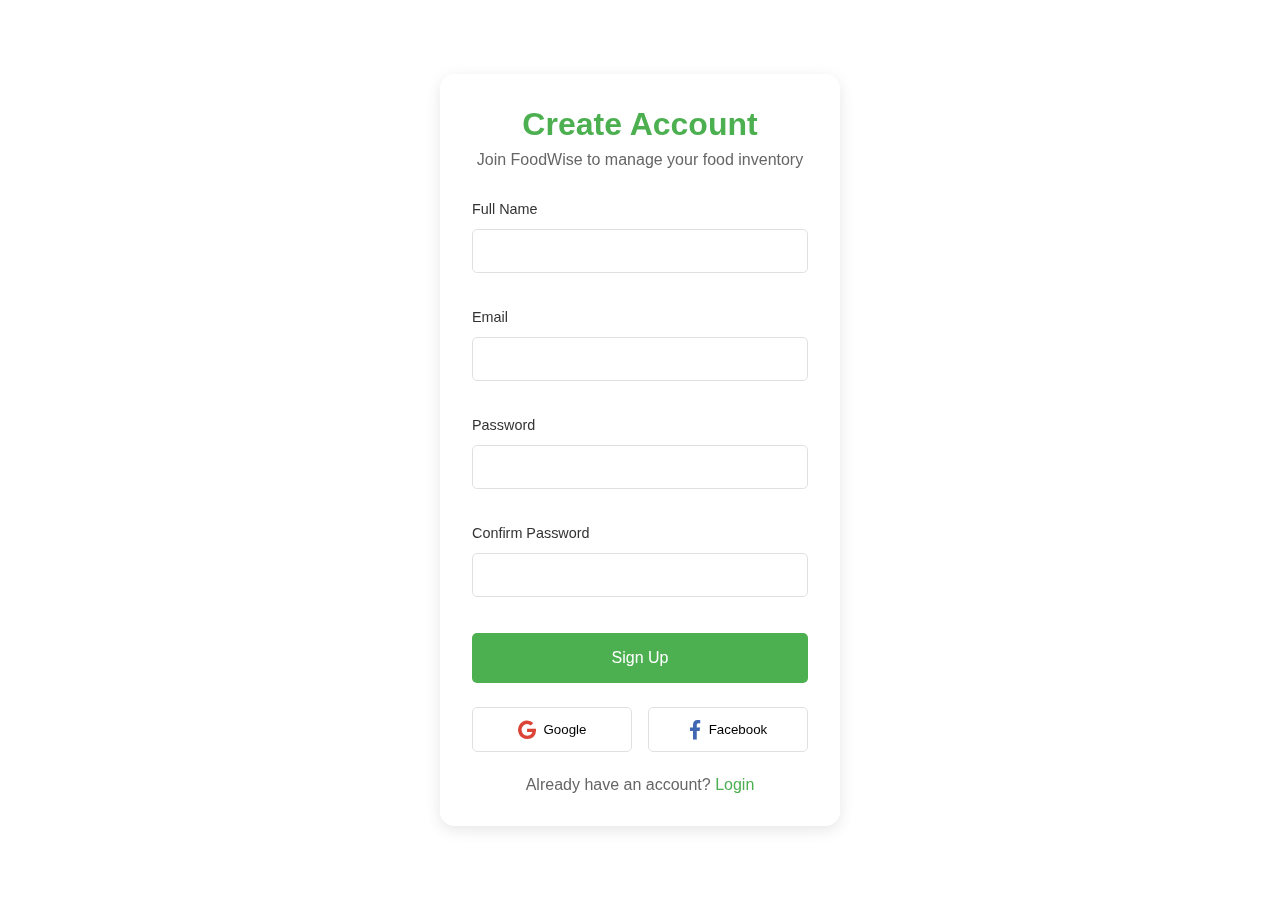
<file: signup.html>
<!DOCTYPE html>
<html lang="en">
<head>
    <meta charset="UTF-8">
    <meta name="viewport" content="width=device-width, initial-scale=1.0">
    <title>FoodWise - Sign Up</title>
    <link rel="stylesheet" href="styles.css">
    <link rel="stylesheet" href="https://cdnjs.cloudflare.com/ajax/libs/font-awesome/6.0.0/css/all.min.css">
    <style>
        .auth-container {
            min-height: 100vh;
            display: flex;
            align-items: center;
            justify-content: center;
            background: linear-gradient(rgba(255, 255, 255, 0.9), rgba(255, 255, 255, 0.9)),
                        url('https://images.unsplash.com/photo-1504674900247-0877df9cc836?ixlib=rb-4.0.3&ixid=M3wxMjA3fDB8MHxwaG90by1wYWdlfHx8fGVufDB8fHx8fA%3D%3D&auto=format&fit=crop&w=2070&q=80');
            background-size: cover;
            background-position: center;
            padding: 2rem;
        }

        .auth-card {
            background: rgba(255, 255, 255, 0.95);
            border-radius: 15px;
            padding: 2rem;
            width: 100%;
            max-width: 400px;
            box-shadow: 0 4px 15px rgba(0, 0, 0, 0.1);
            backdrop-filter: blur(10px);
        }

        .auth-header {
            text-align: center;
            margin-bottom: 2rem;
        }

        .auth-header h1 {
            color: var(--primary-color);
            font-size: 2rem;
            margin-bottom: 0.5rem;
        }

        .auth-header p {
            color: #666;
            font-size: 1rem;
        }

        .auth-form {
            display: flex;
            flex-direction: column;
            gap: 1.5rem;
        }

        .form-group {
            display: flex;
            flex-direction: column;
            gap: 0.5rem;
        }

        .form-group label {
            color: #333;
            font-weight: 500;
        }

        .form-group input {
            padding: 0.75rem;
            border: 1px solid var(--border-color);
            border-radius: 5px;
            font-size: 1rem;
            transition: border-color 0.3s ease;
        }

        .form-group input:focus {
            outline: none;
            border-color: var(--primary-color);
        }

        .auth-btn {
            background-color: var(--primary-color);
            color: white;
            border: none;
            padding: 1rem;
            border-radius: 5px;
            font-size: 1rem;
            cursor: pointer;
            transition: background-color 0.3s ease;
        }

        .auth-btn:hover {
            background-color: var(--secondary-color);
        }

        .auth-footer {
            text-align: center;
            margin-top: 1.5rem;
            color: #666;
        }

        .auth-footer a {
            color: var(--primary-color);
            text-decoration: none;
            font-weight: 500;
        }

        .auth-footer a:hover {
            text-decoration: underline;
        }

        .social-login {
            display: flex;
            gap: 1rem;
            margin-top: 1.5rem;
        }

        .social-btn {
            flex: 1;
            padding: 0.75rem;
            border: 1px solid var(--border-color);
            border-radius: 5px;
            background: white;
            cursor: pointer;
            display: flex;
            align-items: center;
            justify-content: center;
            gap: 0.5rem;
            transition: background-color 0.3s ease;
        }

        .social-btn:hover {
            background-color: #f5f5f5;
        }

        .social-btn i {
            font-size: 1.2rem;
        }

        .social-btn.google i {
            color: #DB4437;
        }

        .social-btn.facebook i {
            color: #4267B2;
        }
    </style>
</head>
<body>
    <div class="auth-container">
        <div class="auth-card">
            <div class="auth-header">
                <h1>Create Account</h1>
                <p>Join FoodWise to manage your food inventory</p>
            </div>
            <form class="auth-form" id="signupForm">
                <div class="form-group">
                    <label for="name">Full Name</label>
                    <input type="text" id="name" required>
                </div>
                <div class="form-group">
                    <label for="email">Email</label>
                    <input type="email" id="email" required>
                </div>
                <div class="form-group">
                    <label for="password">Password</label>
                    <input type="password" id="password" required>
                </div>
                <div class="form-group">
                    <label for="confirmPassword">Confirm Password</label>
                    <input type="password" id="confirmPassword" required>
                </div>
                <button type="submit" class="auth-btn">Sign Up</button>
            </form>
            <div class="social-login">
                <button class="social-btn google">
                    <i class="fab fa-google"></i>
                    Google
                </button>
                <button class="social-btn facebook">
                    <i class="fab fa-facebook-f"></i>
                    Facebook
                </button>
            </div>
            <div class="auth-footer">
                <p>Already have an account? <a href="login.html">Login</a></p>
            </div>
        </div>
    </div>
    <script>
        document.getElementById('signupForm').addEventListener('submit', function(e) {
            e.preventDefault();
            const name = document.getElementById('name').value;
            const email = document.getElementById('email').value;
            const password = document.getElementById('password').value;
            const confirmPassword = document.getElementById('confirmPassword').value;

            if (password !== confirmPassword) {
                alert('Passwords do not match!');
                return;
            }
            
            // Here you would typically make an API call to your backend
            // For demo purposes, we'll just redirect to the dashboard
            localStorage.setItem('isLoggedIn', 'true');
            localStorage.setItem('userName', name);
            window.location.href = 'index.html';
        });
    </script>
</body>
</html>
</file>
<file: styles.css>
:root {
    --primary-color: #4CAF50;
    --secondary-color: #45a049;
    --background-color: #f5f5f5;
    --text-color: #333;
    --card-background: rgba(255, 255, 255, 0.95);
    --border-color: #e0e0e0;
    --danger-color: #ff4444;
    --warning-color: #ffbb33;
    --success-color: #00C851;
}

* {
    margin: 0;
    padding: 0;
    box-sizing: border-box;
    font-family: 'Segoe UI', Tahoma, Geneva, Verdana, sans-serif;
}

body {
    background-image: url('https://images.unsplash.com/photo-1504674900247-0877df9cc836?ixlib=rb-4.0.3&ixid=M3wxMjA3fDB8MHxwaG90by1wYWdlfHx8fGVufDB8fHx8fA%3D%3D&auto=format&fit=crop&w=2070&q=80');
    background-size: cover;
    background-position: center;
    background-attachment: fixed;
    background-repeat: no-repeat;
    color: var(--text-color);
    min-height: 100vh;
    position: relative;
}

body::before {
    content: '';
    position: fixed;
    top: 0;
    left: 0;
    width: 100%;
    height: 100%;
    background: rgba(255, 255, 255, 0.9);
    z-index: -1;
}

.navbar {
    background-color: var(--primary-color);
    padding: 1rem 2rem;
    display: flex;
    justify-content: space-between;
    align-items: center;
    box-shadow: 0 2px 4px rgba(0, 0, 0, 0.1);
}

.logo {
    display: flex;
    align-items: center;
    gap: 0.5rem;
    font-size: 1.5rem;
    font-weight: bold;
    color: white;
}

.nav-links {
    display: flex;
    gap: 2rem;
    align-items: center;
}

.nav-links a {
    text-decoration: none;
    color: white;
    font-weight: 500;
    padding: 0.5rem 1rem;
    border-radius: 5px;
    transition: background-color 0.3s ease;
}

.nav-links a:hover,
.nav-links a.active {
    background-color: rgba(255, 255, 255, 0.2);
}

.auth-links {
    display: flex;
    gap: 1rem;
    margin-left: 1rem;
}

.auth-links a {
    padding: 0.5rem 1rem;
    border-radius: 5px;
    transition: all 0.3s ease;
}

.auth-links a:first-child {
    color: var(--primary-color);
    border: 1px solid var(--primary-color);
}

.auth-links a:first-child:hover {
    background-color: var(--primary-color);
    color: white;
}

.auth-links a:last-child {
    background-color: var(--primary-color);
    color: white;
}

.auth-links a:last-child:hover {
    background-color: var(--secondary-color);
}

#logoutLink {
    background-color: var(--danger-color);
}

#logoutLink:hover {
    background-color: #cc0000;
}

.container {
    max-width: 1200px;
    margin: 2rem auto;
    padding: 0 1rem;
}

.dashboard-header {
    display: flex;
    justify-content: space-between;
    align-items: center;
    margin-bottom: 2rem;
}

.add-item-btn {
    background-color: var(--primary-color);
    color: white;
    border: none;
    padding: 0.75rem 1.5rem;
    border-radius: 5px;
    cursor: pointer;
    display: flex;
    align-items: center;
    gap: 0.5rem;
    font-size: 1rem;
    transition: background-color 0.3s ease;
}

.add-item-btn:hover {
    background-color: var(--secondary-color);
}

.inventory-grid {
    display: grid;
    grid-template-columns: repeat(auto-fit, minmax(300px, 1fr));
    gap: 2rem;
}

.category-section {
    background-color: var(--card-background);
    border-radius: 10px;
    padding: 1.5rem;
    box-shadow: 0 2px 4px rgba(0, 0, 0, 0.1);
    backdrop-filter: blur(10px);
    border: 1px solid rgba(255, 255, 255, 0.2);
}

.category-section h2 {
    color: var(--primary-color);
    margin-bottom: 1rem;
    font-size: 1.25rem;
}

.items-container {
    display: flex;
    flex-direction: column;
    gap: 1rem;
}

.modal {
    display: none;
    position: fixed;
    top: 0;
    left: 0;
    width: 100%;
    height: 100%;
    background-color: rgba(0, 0, 0, 0.5);
    z-index: 1000;
    opacity: 0;
    visibility: hidden;
    transition: opacity 0.3s ease, visibility 0.3s ease;
}

.modal.show {
    opacity: 1;
    visibility: visible;
}

.modal-content {
    background-color: var(--card-background);
    margin: 10% auto;
    padding: 2rem;
    width: 90%;
    max-width: 500px;
    border-radius: 10px;
    position: relative;
    transform: translateY(-20px);
    transition: transform 0.3s ease;
    backdrop-filter: blur(10px);
    border: 1px solid rgba(255, 255, 255, 0.2);
}

.modal.show .modal-content {
    transform: translateY(0);
}

.close-btn {
    position: absolute;
    right: 1.5rem;
    top: 1rem;
    font-size: 1.5rem;
    cursor: pointer;
    color: var(--text-color);
}

.form-group {
    margin-bottom: 1.5rem;
}

.form-group label {
    display: block;
    margin-bottom: 0.5rem;
    font-weight: 500;
}

.form-group input,
.form-group select {
    width: 100%;
    padding: 0.75rem;
    border: 1px solid var(--border-color);
    border-radius: 5px;
    font-size: 1rem;
}

.submit-btn {
    background-color: var(--primary-color);
    color: white;
    border: none;
    padding: 0.75rem 1.5rem;
    border-radius: 5px;
    cursor: pointer;
    width: 100%;
    font-size: 1rem;
    transition: background-color 0.3s ease;
}

.submit-btn:hover {
    background-color: var(--secondary-color);
}

/* Responsive Design */
@media (max-width: 768px) {
.navbar {
        flex-direction: column;
        gap: 1rem;
        text-align: center;
    }

    .nav-links {
        flex-direction: column;
        gap: 1rem;
    }

    .auth-links {
        margin-left: 0;
        margin-top: 0.5rem;
    }

    .dashboard-header {
        flex-direction: column;
        gap: 1rem;
        text-align: center;
    }

    .modal-content {
        margin: 20% auto;
        width: 95%;
    }
}

/* Item Card Styles */
.item-card {
    background-color: var(--card-background);
    border: 1px solid var(--border-color);
    border-radius: 8px;
    padding: 1rem;
    margin-bottom: 1rem;
    box-shadow: 0 2px 4px rgba(0, 0, 0, 0.05);
    transition: transform 0.2s ease, box-shadow 0.2s ease;
}

.item-card:hover {
    transform: translateY(-2px);
    box-shadow: 0 4px 8px rgba(0, 0, 0, 0.1);
}

.item-card.expired {
    border-left: 4px solid var(--danger-color);
}

.item-card.expiring-soon {
    border-left: 4px solid var(--warning-color);
}

.item-card.good {
    border-left: 4px solid var(--success-color);
}

.item-image {
    width: 80px;
    height: 80px;
    border-radius: 8px;
    object-fit: cover;
    background-color: #f5f5f5;
    box-shadow: 0 2px 4px rgba(0, 0, 0, 0.1);
    transition: transform 0.2s ease;
}

.item-card:hover .item-image {
    transform: scale(1.05);
}

.item-header {
    display: flex;
    justify-content: space-between;
    align-items: center;
    margin-bottom: 0.5rem;
}

.item-header h3 {
    margin: 0;
    color: var(--text-color);
}

.status-badge {
    padding: 0.25rem 0.5rem;
    border-radius: 12px;
    font-size: 0.8rem;
    font-weight: 500;
}

.status-badge.expired {
    background-color: rgba(255, 68, 68, 0.1);
    color: var(--danger-color);
}

.status-badge.expiring-soon {
    background-color: rgba(255, 187, 51, 0.1);
    color: var(--warning-color);
}

.status-badge.good {
    background-color: rgba(0, 200, 81, 0.1);
    color: var(--success-color);
}

.item-details {
    display: flex;
    flex-direction: column;
    gap: 0.5rem;
    margin-bottom: 0.5rem;
}

.item-details p {
    margin: 0;
    display: flex;
    align-items: center;
    gap: 0.5rem;
    color: #666;
}

.item-details i {
    color: var(--primary-color);
}

.item-notes {
    font-size: 0.9rem;
    color: #666;
    margin: 0.5rem 0;
    display: flex;
    align-items: flex-start;
    gap: 0.5rem;
}

.item-actions {
    display: flex;
    gap: 0.5rem;
    margin-top: 1rem;
}

.edit-btn, .delete-btn {
    padding: 0.5rem 1rem;
    border: none;
    border-radius: 4px;
    cursor: pointer;
    font-size: 0.9rem;
    display: flex;
    align-items: center;
    gap: 0.5rem;
    transition: background-color 0.3s ease;
}

.edit-btn {
    background-color: rgba(76, 175, 80, 0.1);
    color: var(--primary-color);
}

.edit-btn:hover {
    background-color: rgba(76, 175, 80, 0.2);
}

.delete-btn {
    background-color: rgba(255, 68, 68, 0.1);
    color: var(--danger-color);
}

.delete-btn:hover {
    background-color: rgba(255, 68, 68, 0.2);
}

/* Alert Styles */
.alert {
    position: fixed;
    top: 20px;
    right: 20px;
    padding: 1rem 1.5rem;
    border-radius: 8px;
    background-color: white;
    box-shadow: 0 4px 12px rgba(0, 0, 0, 0.1);
    display: flex;
    align-items: center;
    gap: 0.5rem;
    transform: translateX(120%);
    transition: transform 0.3s ease;
    z-index: 1000;
}

.alert.show {
    transform: translateX(0);
}

.alert.success {
    border-left: 4px solid var(--success-color);
}

.alert.success i {
    color: var(--success-color);
}

.alert.info {
    border-left: 4px solid var(--primary-color);
}

.alert.info i {
    color: var(--primary-color);
}

.alert.warning {
    border-left: 4px solid var(--warning-color);
}

.alert.warning i {
    color: var(--warning-color);
}

.alert.error {
    border-left: 4px solid var(--danger-color);
}

.alert.error i {
    color: var(--danger-color);
}

/* Modal Animation */
.modal {
    opacity: 0;
    visibility: hidden;
    transition: opacity 0.3s ease, visibility 0.3s ease;
}

.modal.show {
    opacity: 1;
    visibility: visible;
}

.modal-content {
    transform: translateY(-20px);
    transition: transform 0.3s ease;
}

.modal.show .modal-content {
    transform: translateY(0);
}

.header-controls {
    display: flex;
    gap: 1rem;
    align-items: center;
}

.search-box {
    position: relative;
    display: flex;
    align-items: center;
}

.search-box i {
    position: absolute;
    left: 0.75rem;
    color: #666;
}

.search-box input {
    padding: 0.75rem 1rem 0.75rem 2.5rem;
    border: 1px solid var(--border-color);
    border-radius: 5px;
    font-size: 0.9rem;
    width: 200px;
    transition: width 0.3s ease;
}

.search-box input:focus {
    width: 250px;
    outline: none;
    border-color: var(--primary-color);
}

.filter-options {
    display: flex;
    gap: 1rem;
}

.filter-options select {
    padding: 0.75rem;
    border: 1px solid var(--border-color);
    border-radius: 5px;
    font-size: 0.9rem;
    background-color: white;
    cursor: pointer;
    transition: border-color 0.3s ease;
}

.filter-options select:focus {
    outline: none;
    border-color: var(--primary-color);
}

@media (max-width: 768px) {
    .header-controls {
        flex-direction: column;
        width: 100%;
    }

    .search-box input {
        width: 100%;
    }

    .search-box input:focus {
        width: 100%;
    }

    .filter-options {
        flex-direction: column;
        width: 100%;
    }

    .filter-options select {
        width: 100%;
    }

    .item-card {
        flex-direction: column;
    }

    .item-image {
        width: 100%;
        height: 150px;
    }
}

.stats-dashboard {
    display: grid;
    grid-template-columns: repeat(auto-fit, minmax(200px, 1fr));
    gap: 1.5rem;
    margin-bottom: 2rem;
}

.stat-card {
    background-color: var(--card-background);
    border-radius: 10px;
    padding: 1.5rem;
    display: flex;
    align-items: center;
    gap: 1rem;
    box-shadow: 0 2px 4px rgba(0, 0, 0, 0.1);
    transition: transform 0.2s ease;
    backdrop-filter: blur(5px);
    border: 1px solid rgba(255, 255, 255, 0.2);
}

.stat-card:hover {
    transform: translateY(-2px);
}

.stat-card i {
    font-size: 2rem;
    color: var(--primary-color);
    background-color: rgba(76, 175, 80, 0.1);
    padding: 1rem;
    border-radius: 50%;
}

.stat-info h3 {
    font-size: 0.9rem;
    color: #666;
    margin-bottom: 0.5rem;
}

.stat-info p {
    font-size: 1.5rem;
    font-weight: bold;
    color: var(--text-color);
}

@media (max-width: 768px) {
    .stats-dashboard {
        grid-template-columns: repeat(2, 1fr);
    }
}

@media (max-width: 480px) {
    .stats-dashboard {
        grid-template-columns: 1fr;
    }
}

/* Analytics Page Styles */
.analytics-grid {
    display: grid;
    grid-template-columns: repeat(2, 1fr);
    gap: 1.5rem;
    margin-bottom: 2rem;
    position: relative;
    padding: 2rem;
    background: linear-gradient(rgba(255, 255, 255, 0.92), rgba(255, 255, 255, 0.92)),
                url('https://images.unsplash.com/photo-1576045057995-568f588f82fb?ixlib=rb-4.0.3&ixid=M3wxMjA3fDB8MHxwaG90by1wYWdlfHx8fGVufDB8fHx8fA%3D%3D&auto=format&fit=crop&w=2070&q=80');
    background-size: cover;
    background-position: center;
    background-attachment: fixed;
    border-radius: 15px;
    box-shadow: 0 4px 15px rgba(0, 0, 0, 0.1);
    backdrop-filter: blur(5px);
}

.analytics-card {
    background: linear-gradient(rgba(255, 255, 255, 0.95), rgba(255, 255, 255, 0.95)),
                url('https://images.unsplash.com/photo-1576045057995-568f588f82fb?ixlib=rb-4.0.3&ixid=M3wxMjA3fDB8MHxwaG90by1wYWdlfHx8fGVufDB8fHx8fA%3D%3D&auto=format&fit=crop&w=2070&q=80');
    background-size: cover;
    background-position: center;
    border-radius: 10px;
    padding: 1.5rem;
    box-shadow: 0 2px 4px rgba(0, 0, 0, 0.1);
    backdrop-filter: blur(10px);
    border: 1px solid rgba(255, 255, 255, 0.2);
    transition: transform 0.3s ease, box-shadow 0.3s ease;
    position: relative;
    overflow: hidden;
}

.analytics-card::before {
    content: '';
    position: absolute;
    top: 0;
    left: 0;
    right: 0;
    bottom: 0;
    background: linear-gradient(45deg, rgba(76, 175, 80, 0.1), rgba(255, 255, 255, 0.1));
    z-index: 1;
}

.analytics-card > * {
    position: relative;
    z-index: 2;
}

.analytics-card:hover {
    transform: translateY(-5px);
    box-shadow: 0 8px 20px rgba(0, 0, 0, 0.15);
}

.analytics-card h2 {
    color: var(--primary-color);
    margin-bottom: 1rem;
    font-size: 1.25rem;
    display: flex;
    align-items: center;
    gap: 0.5rem;
    padding-bottom: 0.5rem;
    border-bottom: 2px solid rgba(76, 175, 80, 0.2);
    text-shadow: 1px 1px 2px rgba(255, 255, 255, 0.8);
}

.analytics-card h2 i {
    font-size: 1.5rem;
    color: var(--primary-color);
    background-color: rgba(76, 175, 80, 0.1);
    padding: 0.5rem;
    border-radius: 8px;
    backdrop-filter: blur(5px);
}

.chart-container {
    position: relative;
    height: 300px;
    width: 100%;
    background-color: rgba(255, 255, 255, 0.8);
    border-radius: 8px;
    padding: 1rem;
    backdrop-filter: blur(5px);
}

.date-range select {
    padding: 0.75rem;
    border: 1px solid var(--border-color);
    border-radius: 5px;
    font-size: 0.9rem;
    background-color: white;
    cursor: pointer;
    transition: border-color 0.3s ease;
}

.export-btn {
    background-color: var(--primary-color);
    color: white;
    border: none;
    padding: 0.75rem 1.5rem;
    border-radius: 5px;
    cursor: pointer;
    display: flex;
    align-items: center;
    gap: 0.5rem;
    font-size: 1rem;
    transition: background-color 0.3s ease;
}

.export-btn:hover {
    background-color: var(--secondary-color);
}

.reports-section {
    margin-top: 2rem;
}

.reports-section h2 {
    color: var(--primary-color);
    margin-bottom: 1.5rem;
    font-size: 1.5rem;
}

.reports-grid {
    display: grid;
    grid-template-columns: repeat(auto-fit, minmax(300px, 1fr));
    gap: 1.5rem;
}

.report-card {
    background-color: var(--card-background);
    border-radius: 10px;
    padding: 1.5rem;
    box-shadow: 0 2px 4px rgba(0, 0, 0, 0.1);
}

.report-card h3 {
    color: var(--primary-color);
    margin-bottom: 1rem;
    font-size: 1.1rem;
}

.report-content {
    font-size: 0.9rem;
    line-height: 1.6;
    color: var(--text-color);
}

.report-content ul {
    list-style: none;
    padding: 0;
}

.report-content li {
    margin-bottom: 0.5rem;
    display: flex;
    justify-content: space-between;
    align-items: center;
}

.report-content .metric {
    font-weight: bold;
    color: var(--primary-color);
}

@media (max-width: 1024px) {
    .analytics-grid {
        grid-template-columns: 1fr;
    }
}

@media (max-width: 768px) {
    .header-controls {
        flex-direction: column;
        gap: 1rem;
    }

    .date-range select,
    .export-btn {
        width: 100%;
    }
}

/* Form Styles */
.form-group textarea {
    width: 100%;
    padding: 0.75rem;
    border: 1px solid var(--border-color);
    border-radius: 5px;
    font-size: 1rem;
    resize: vertical;
}

.form-group input[type="file"] {
    padding: 0.5rem;
    border: 1px dashed var(--border-color);
    border-radius: 5px;
    width: 100%;
    cursor: pointer;
}

/* Category Icons */
.category-section h2 i {
    margin-right: 0.5rem;
    color: var(--primary-color);
}

/* Quick Stats */
.quick-stats {
    display: grid;
    grid-template-columns: repeat(auto-fit, minmax(200px, 1fr));
    gap: 1.5rem;
    margin-bottom: 2rem;
}

.stat-card {
    background-color: var(--card-background);
    border-radius: 10px;
    padding: 1.5rem;
    display: flex;
    align-items: center;
    gap: 1rem;
    box-shadow: 0 2px 4px rgba(0, 0, 0, 0.1);
    transition: transform 0.2s ease;
    backdrop-filter: blur(5px);
    border: 1px solid rgba(255, 255, 255, 0.2);
}

.stat-card:hover {
    transform: translateY(-2px);
}

.stat-card i {
    font-size: 2rem;
    color: var(--primary-color);
    background-color: rgba(76, 175, 80, 0.1);
    padding: 1rem;
    border-radius: 50%;
}

.stat-info h3 {
    font-size: 0.9rem;
    color: #666;
    margin-bottom: 0.5rem;
}

.stat-info p {
    font-size: 1.5rem;
    font-weight: bold;
    color: var(--text-color);
}

/* Filter Options */
.filter-options {
    display: flex;
    gap: 1rem;
}

.filter-options select {
    padding: 0.75rem;
    border: 1px solid var(--border-color);
    border-radius: 5px;
    font-size: 0.9rem;
    background-color: white;
    cursor: pointer;
    transition: border-color 0.3s ease;
}

.filter-options select:focus {
    outline: none;
    border-color: var(--primary-color);
}

@media (max-width: 768px) {
    .filter-options {
        flex-direction: column;
        width: 100%;
    }

    .filter-options select {
        width: 100%;
    }

    .item-card {
        flex-direction: column;
    }

    .item-image {
        width: 100%;
        height: 150px;
    }
}

/* Hero Section */
.hero {
    display: flex;
    align-items: center;
    justify-content: space-between;
    padding: 4rem 2rem;
    background: linear-gradient(rgba(255, 255, 255, 0.9), rgba(255, 255, 255, 0.9)),
                url('https://images.unsplash.com/photo-1504674900247-0877df9cc836?ixlib=rb-4.0.3&ixid=M3wxMjA3fDB8MHxwaG90by1wYWdlfHx8fGVufDB8fHx8fA%3D%3D&auto=format&fit=crop&w=2070&q=80');
    background-size: cover;
    background-position: center;
    margin-bottom: 2rem;
}

.hero-content {
    flex: 1;
    max-width: 600px;
}

.hero-content h1 {
    font-size: 3rem;
    color: var(--text-color);
    margin-bottom: 1rem;
}

.hero-content p {
    font-size: 1.2rem;
    color: #666;
    margin-bottom: 2rem;
}

.hero-buttons {
    display: flex;
    gap: 1rem;
}

.primary-btn, .secondary-btn {
    padding: 0.8rem 1.5rem;
    border-radius: 5px;
    font-size: 1rem;
    cursor: pointer;
    display: flex;
    align-items: center;
    gap: 0.5rem;
    transition: transform 0.2s ease;
}

.primary-btn {
    background-color: var(--primary-color);
    color: white;
    border: none;
}

.secondary-btn {
    background-color: transparent;
    color: var(--primary-color);
    border: 2px solid var(--primary-color);
}

.primary-btn:hover, .secondary-btn:hover {
    transform: translateY(-2px);
}

.hero-image {
    flex: 1;
    max-width: 500px;
}

.hero-image img {
    width: 100%;
    border-radius: 10px;
    box-shadow: 0 4px 8px rgba(0, 0, 0, 0.1);
}

/* Quick Actions */
.quick-actions {
    display: grid;
    grid-template-columns: repeat(auto-fit, minmax(250px, 1fr));
    gap: 1.5rem;
    padding: 2rem;
    margin-bottom: 2rem;
}

.action-card {
    background-color: var(--card-background);
    border-radius: 10px;
    padding: 1.5rem;
    text-align: center;
    cursor: pointer;
    transition: transform 0.2s ease, box-shadow 0.2s ease;
    backdrop-filter: blur(5px);
    border: 1px solid rgba(255, 255, 255, 0.2);
}

.action-card:hover {
    transform: translateY(-5px);
    box-shadow: 0 4px 12px rgba(0, 0, 0, 0.1);
}

.action-card i {
    font-size: 2.5rem;
    color: var(--primary-color);
    margin-bottom: 1rem;
}

.action-card h3 {
    margin-bottom: 0.5rem;
    color: var(--text-color);
}

.action-card p {
    color: #666;
    font-size: 0.9rem;
}

/* Smart Alerts */
.smart-alerts {
    background-color: var(--card-background);
    border-radius: 10px;
    padding: 1.5rem;
    margin-bottom: 2rem;
    backdrop-filter: blur(5px);
    border: 1px solid rgba(255, 255, 255, 0.2);
}

.smart-alerts h2 {
    display: flex;
    align-items: center;
    gap: 0.5rem;
    margin-bottom: 1rem;
    color: var(--text-color);
}

.alerts-container {
    display: flex;
    flex-direction: column;
    gap: 1rem;
}

.alert-item {
    display: flex;
    align-items: center;
    gap: 1rem;
    padding: 1rem;
    background-color: rgba(255, 255, 255, 0.5);
    border-radius: 5px;
    border-left: 4px solid var(--primary-color);
    margin-bottom: 1rem;
    animation: slideIn 0.3s ease-in-out;
}

.alert-item i {
    font-size: 1.2rem;
    color: var(--primary-color);
}

.alert-item.warning {
    border-left-color: var(--warning-color);
    background-color: rgba(255, 187, 51, 0.1);
}

.alert-item.warning i {
    color: var(--warning-color);
}

.alert-item.success {
    border-left-color: var(--success-color);
    background-color: rgba(0, 200, 81, 0.1);
}

.alert-item.success i {
    color: var(--success-color);
}

.alert-item p {
    margin: 0;
    font-size: 1rem;
    color: var(--text-color);
}

@keyframes slideIn {
    from {
        opacity: 0;
        transform: translateX(-20px);
    }
    to {
        opacity: 1;
        transform: translateX(0);
    }
}

/* AI Insights Page Styles */
.insights-grid {
    display: grid;
    grid-template-columns: repeat(auto-fit, minmax(300px, 1fr));
    gap: 1.5rem;
    margin-bottom: 2rem;
}

.insight-card {
    background-color: var(--card-background);
    border-radius: 10px;
    padding: 1.5rem;
    box-shadow: 0 2px 4px rgba(0, 0, 0, 0.1);
    transition: transform 0.2s ease;
    backdrop-filter: blur(5px);
    border: 1px solid rgba(255, 255, 255, 0.2);
}

.insight-card:hover {
    transform: translateY(-5px);
}

.insight-card i {
    font-size: 2rem;
    color: var(--primary-color);
    margin-bottom: 1rem;
}

.insight-content {
    margin-top: 1rem;
}

.insight-content ul {
    list-style: none;
    padding: 0;
}

.insight-content li {
    margin-bottom: 0.5rem;
    padding-left: 1.5rem;
    position: relative;
}

.insight-content li::before {
    content: '•';
    color: var(--primary-color);
    position: absolute;
    left: 0;
}

/* Quick Scan Page Styles */
.scan-section {
    display: grid;
    grid-template-columns: 1fr 300px;
    gap: 2rem;
    margin-bottom: 2rem;
}

.scan-container {
    background-color: var(--card-background);
    border-radius: 10px;
    padding: 2rem;
    text-align: center;
    box-shadow: 0 2px 4px rgba(0, 0, 0, 0.1);
    backdrop-filter: blur(5px);
    border: 1px solid rgba(255, 255, 255, 0.2);
}

.camera-preview {
    width: 100%;
    height: 300px;
    border: 2px dashed var(--primary-color);
    border-radius: 10px;
    display: flex;
    align-items: center;
    justify-content: center;
    margin-bottom: 2rem;
    background-color: rgba(76, 175, 80, 0.05);
}

.camera-preview i {
    font-size: 4rem;
    color: var(--primary-color);
}

.scan-instructions {
    margin-bottom: 2rem;
}

.scan-instructions h2 {
    color: var(--text-color);
    margin-bottom: 1rem;
}

.scan-instructions p {
    margin-bottom: 0.5rem;
    color: #666;
}

.scan-btn {
    background-color: var(--primary-color);
    color: white;
    border: none;
    padding: 1rem 2rem;
    border-radius: 5px;
    font-size: 1.1rem;
    cursor: pointer;
    display: flex;
    align-items: center;
    gap: 0.5rem;
    margin: 0 auto;
    transition: background-color 0.3s ease;
}

.scan-btn:hover {
    background-color: var(--secondary-color);
}

.scan-history {
    background-color: var(--card-background);
    border-radius: 10px;
    padding: 1.5rem;
    box-shadow: 0 2px 4px rgba(0, 0, 0, 0.1);
    backdrop-filter: blur(5px);
    border: 1px solid rgba(255, 255, 255, 0.2);
}

.scan-history h2 {
    color: var(--text-color);
    margin-bottom: 1rem;
}

.history-item {
    background-color: rgba(255, 255, 255, 0.5);
    border-radius: 8px;
    padding: 1rem;
    margin-bottom: 1rem;
}

.history-item-header {
    display: flex;
    justify-content: space-between;
    align-items: center;
    margin-bottom: 0.5rem;
}

.history-item-header h3 {
    margin: 0;
    color: var(--text-color);
}

.scan-date {
    font-size: 0.9rem;
    color: #666;
}

.history-item-details {
    display: flex;
    flex-direction: column;
    gap: 0.5rem;
}

.history-item-details p {
    margin: 0;
    display: flex;
    align-items: center;
    gap: 0.5rem;
    color: #666;
}

.history-item-details i {
    color: var(--primary-color);
}

/* Manual Entry Form Styles */
.manual-entry {
    background-color: var(--card-background);
    border-radius: 10px;
    padding: 2rem;
    box-shadow: 0 2px 4px rgba(0, 0, 0, 0.1);
    backdrop-filter: blur(5px);
    border: 1px solid rgba(255, 255, 255, 0.2);
}

.manual-entry h2 {
    color: var(--text-color);
    margin-bottom: 0.5rem;
}

.manual-entry p {
    color: #666;
    margin-bottom: 1.5rem;
}

.entry-form {
    display: grid;
    grid-template-columns: repeat(auto-fit, minmax(250px, 1fr));
    gap: 1.5rem;
}

.entry-form .form-group {
    margin-bottom: 0;
}

.entry-form .submit-btn {
    grid-column: 1 / -1;
}

@media (max-width: 768px) {
    .scan-section {
        grid-template-columns: 1fr;
    }

    .scan-history {
        margin-top: 2rem;
    }

    .entry-form {
        grid-template-columns: 1fr;
    }
}

.status-message {
    position: absolute;
    top: 20px;
    left: 50%;
    transform: translateX(-50%);
    padding: 10px 20px;
    border-radius: 5px;
    font-weight: bold;
    z-index: 1000;
    box-shadow: 0 2px 5px rgba(0,0,0,0.2);
    animation: fadeIn 0.5s ease-in-out;
}

.status-message.warning {
    background-color: #FFA500;
    color: white;
}

.status-message.success {
    background-color: #28A745;
    color: white;
}

@keyframes fadeIn {
    from {
        opacity: 0;
        transform: translate(-50%, -20px);
    }
    to {
        opacity: 1;
        transform: translate(-50%, 0);
    }
}

/* Add Item Page Styles */
.add-item-section {
    background-color: var(--card-background);
    border-radius: 10px;
    padding: 2rem;
    box-shadow: 0 2px 4px rgba(0, 0, 0, 0.1);
    backdrop-filter: blur(5px);
    border: 1px solid rgba(255, 255, 255, 0.2);
    max-width: 800px;
    margin: 0 auto;
}

.add-item-form {
    max-width: 100%;
}

.form-grid {
    display: grid;
    grid-template-columns: repeat(auto-fit, minmax(250px, 1fr));
    gap: 1rem;
    margin-bottom: 1.5rem;
}

.form-group {
    margin-bottom: 0.75rem;
}

.form-group label {
    display: block;
    margin-bottom: 0.25rem;
    font-weight: 500;
    font-size: 0.9rem;
}

.form-group input,
.form-group select {
    width: 100%;
    padding: 0.5rem;
    border: 1px solid var(--border-color);
    border-radius: 5px;
    font-size: 0.95rem;
}

.form-group .submit-btn {
    width: 100%;
    height: 100%;
    padding: 0.75rem;
    background-color: var(--primary-color);
    color: white;
    border: none;
    border-radius: 5px;
    cursor: pointer;
    display: flex;
    align-items: center;
    justify-content: center;
    gap: 0.5rem;
    font-size: 1rem;
    transition: all 0.3s ease;
    margin-top: 1.5rem;
}

.form-group .submit-btn:hover {
    background-color: var(--secondary-color);
    transform: translateY(-2px);
}

.form-actions {
    display: flex;
    gap: 1rem;
    justify-content: flex-end;
    margin-top: 1.5rem;
    padding-top: 1rem;
    border-top: 1px solid var(--border-color);
}

.cancel-btn {
    padding: 0.75rem 1.5rem;
    border-radius: 5px;
    cursor: pointer;
    display: flex;
    align-items: center;
    gap: 0.5rem;
    font-size: 0.95rem;
    transition: all 0.3s ease;
    background-color: #f5f5f5;
    color: var(--text-color);
    border: 1px solid var(--border-color);
}

.cancel-btn:hover {
    background-color: #e0e0e0;
}

@media (max-width: 768px) {
    .form-grid {
        grid-template-columns: 1fr;
    }

    .form-group .submit-btn {
        margin-top: 1rem;
    }

    .form-actions {
        position: fixed;
        bottom: 0;
        left: 0;
        right: 0;
        background-color: var(--card-background);
        padding: 1rem;
        box-shadow: 0 -2px 10px rgba(0, 0, 0, 0.1);
        margin: 0;
        border-top: 1px solid var(--border-color);
    }

    .cancel-btn {
        width: 100%;
        justify-content: center;
    }

    .add-item-section {
        margin-bottom: 80px;
    }
}

/* About Page Enhanced Styles */
.about-hero {
    text-align: center;
    padding: 6rem 2rem;
    background: linear-gradient(rgba(0, 0, 0, 0.6), rgba(0, 0, 0, 0.6)), 
                url('https://images.unsplash.com/photo-1576045057995-568f588f82fb?ixlib=rb-4.0.3&ixid=M3wxMjA3fDB8MHxwaG90by1wYWdlfHx8fGVufDB8fHx8fA%3D%3D&auto=format&fit=crop&w=2070&q=80');
    background-size: cover;
    background-position: center;
    color: white;
    margin-bottom: 3rem;
    position: relative;
    overflow: hidden;
}

.about-hero::before {
    content: '';
    position: absolute;
    top: 0;
    left: 0;
    right: 0;
    bottom: 0;
    background: linear-gradient(45deg, rgba(46, 204, 113, 0.2), rgba(0, 0, 0, 0.4));
    z-index: 1;
}

.about-hero .hero-content {
    position: relative;
    z-index: 2;
    max-width: 800px;
    margin: 0 auto;
}

.about-hero h1 {
    font-size: 3.5rem;
    margin-bottom: 1.5rem;
    text-shadow: 2px 2px 4px rgba(0, 0, 0, 0.3);
    animation: fadeInUp 0.8s ease-out;
}

.about-hero p {
    font-size: 1.4rem;
    opacity: 0.9;
    text-shadow: 1px 1px 2px rgba(0, 0, 0, 0.3);
    animation: fadeInUp 1s ease-out;
}

.about-section {
    padding: 4rem 2rem;
    background-color: var(--card-background);
    border-radius: 15px;
    margin-bottom: 3rem;
    box-shadow: 0 4px 15px rgba(0, 0, 0, 0.1);
    position: relative;
    overflow: hidden;
}

.about-section::before {
    content: '';
    position: absolute;
    top: 0;
    left: 0;
    right: 0;
    height: 4px;
    background: linear-gradient(90deg, var(--primary-color), #2ecc71);
}

.about-section h2 {
    font-size: 2.2rem;
    margin-bottom: 2.5rem;
    color: var(--primary-color);
    display: flex;
    align-items: center;
    gap: 1rem;
    position: relative;
    padding-bottom: 1rem;
}

.about-section h2::after {
    content: '';
    position: absolute;
    bottom: 0;
    left: 0;
    width: 60px;
    height: 3px;
    background-color: var(--primary-color);
    border-radius: 3px;
}

.about-section h2 i {
    font-size: 2rem;
    color: var(--primary-color);
    background-color: rgba(46, 204, 113, 0.1);
    padding: 1rem;
    border-radius: 50%;
}

.problem-grid,
.solution-grid {
    display: grid;
    grid-template-columns: 1fr 1fr;
    gap: 4rem;
    align-items: center;
}

.problem-text,
.solution-text {
    font-size: 1.1rem;
    line-height: 1.8;
    color: #2c3e50;
}

.problem-text ul,
.solution-text ul {
    list-style-type: none;
    padding: 0;
    margin: 2rem 0;
}

.problem-text li,
.solution-text li {
    margin-bottom: 1.2rem;
    padding-left: 2rem;
    position: relative;
    display: flex;
    align-items: flex-start;
}

.problem-text li:before,
.solution-text li:before {
    content: "✓";
    color: var(--primary-color);
    position: absolute;
    left: 0;
    font-weight: bold;
}

.stat-box {
    display: grid;
    grid-template-columns: repeat(3, 1fr);
    gap: 1.5rem;
    margin-top: 2rem;
    padding: 1.5rem;
    background-color: rgba(46, 204, 113, 0.1);
    border-radius: 10px;
}

.stat-item {
    text-align: center;
}

.stat-number {
    display: block;
    font-size: 2.5rem;
    font-weight: bold;
    color: var(--primary-color);
    margin-bottom: 0.5rem;
}

.stat-label {
    font-size: 0.9rem;
    color: #666;
}

.problem-image img,
.solution-image img {
    width: 100%;
    height: auto;
    border-radius: 15px;
    box-shadow: 0 8px 25px rgba(0, 0, 0, 0.15);
    transition: transform 0.3s ease;
}

.problem-image img:hover,
.solution-image img:hover {
    transform: scale(1.02);
}

.feature-grid {
    display: grid;
    grid-template-columns: repeat(3, 1fr);
    gap: 1.5rem;
    margin-top: 2rem;
}

.feature-item {
    text-align: center;
    padding: 1.5rem;
    background-color: rgba(46, 204, 113, 0.05);
    border-radius: 10px;
    transition: transform 0.3s ease;
}

.feature-item:hover {
    transform: translateY(-5px);
}

.feature-item i {
    font-size: 2rem;
    color: var(--primary-color);
    margin-bottom: 1rem;
}

.feature-item h3 {
    font-size: 1.1rem;
    margin-bottom: 0.5rem;
    color: #2c3e50;
}

.feature-item p {
    font-size: 0.9rem;
    color: #666;
}

.impact-grid {
    display: grid;
    grid-template-columns: repeat(4, 1fr);
    gap: 2rem;
    margin-top: 2rem;
}

.impact-card {
    text-align: center;
    padding: 2rem;
    background-color: white;
    border-radius: 15px;
    box-shadow: 0 4px 15px rgba(0, 0, 0, 0.1);
    transition: all 0.3s ease;
    position: relative;
    overflow: hidden;
}

.impact-card::before {
    content: '';
    position: absolute;
    top: 0;
    left: 0;
    right: 0;
    height: 4px;
    background: linear-gradient(90deg, var(--primary-color), #2ecc71);
}

.impact-card:hover {
    transform: translateY(-10px);
    box-shadow: 0 8px 25px rgba(0, 0, 0, 0.15);
}

.impact-card i {
    font-size: 2.5rem;
    color: var(--primary-color);
    margin-bottom: 1rem;
    background-color: rgba(46, 204, 113, 0.1);
    padding: 1rem;
    border-radius: 50%;
}

.impact-card h3 {
    font-size: 2.2rem;
    margin-bottom: 0.5rem;
    color: var(--primary-color);
}

.impact-card p {
    color: #666;
    font-size: 0.9rem;
    line-height: 1.5;
}

.cta-section {
    text-align: center;
    background: linear-gradient(135deg, rgba(46, 204, 113, 0.1), rgba(0, 0, 0, 0.05));
}

.cta-content {
    max-width: 800px;
    margin: 0 auto;
}

.cta-content h2 {
    font-size: 2.5rem;
    margin-bottom: 1.5rem;
    color: var(--primary-color);
}

.cta-content p {
    font-size: 1.2rem;
    color: #666;
    margin-bottom: 2rem;
}

.cta-buttons {
    display: flex;
    gap: 1rem;
    justify-content: center;
}

.cta-buttons .primary-btn,
.cta-buttons .secondary-btn {
    padding: 1rem 2rem;
    border-radius: 8px;
    font-size: 1.1rem;
    display: flex;
    align-items: center;
    gap: 0.5rem;
    transition: all 0.3s ease;
}

.cta-buttons .primary-btn {
    background-color: var(--primary-color);
    color: white;
    border: none;
}

.cta-buttons .secondary-btn {
    background-color: transparent;
    color: var(--primary-color);
    border: 2px solid var(--primary-color);
}

.cta-buttons .primary-btn:hover,
.cta-buttons .secondary-btn:hover {
    transform: translateY(-3px);
    box-shadow: 0 4px 15px rgba(0, 0, 0, 0.1);
}

@keyframes fadeInUp {
    from {
        opacity: 0;
        transform: translateY(20px);
    }
    to {
        opacity: 1;
        transform: translateY(0);
    }
}

@media (max-width: 1024px) {
    .impact-grid {
        grid-template-columns: repeat(2, 1fr);
    }
}

@media (max-width: 768px) {
    .about-hero h1 {
        font-size: 2.5rem;
    }

    .problem-grid,
    .solution-grid {
        grid-template-columns: 1fr;
        gap: 2rem;
    }

    .feature-grid {
        grid-template-columns: 1fr;
    }

    .impact-grid {
        grid-template-columns: 1fr;
    }

    .cta-buttons {
        flex-direction: column;
    }

    .cta-buttons .primary-btn,
    .cta-buttons .secondary-btn {
        width: 100%;
        justify-content: center;
    }
}

/* Dark Mode Support */
@media (prefers-color-scheme: dark) {
    .about-section {
        background-color: #2c3e50;
    }

    .problem-text,
    .solution-text {
        color: #ecf0f1;
    }

    .stat-box {
        background-color: rgba(46, 204, 113, 0.2);
    }

    .feature-item {
        background-color: rgba(46, 204, 113, 0.1);
    }

    .impact-card {
        background-color: #34495e;
    }

    .impact-card h3 {
        color: #2ecc71;
    }

    .impact-card p {
        color: #bdc3c7;
    }
}

/* Settings Page Styles */
.settings-section {
    background: #fff;
    border-radius: 12px;
    padding: 24px;
    margin-bottom: 24px;
    box-shadow: 0 2px 4px rgba(0, 0, 0, 0.05);
}

.settings-section h2 {
    color: #2c3e50;
    margin-bottom: 24px;
    display: flex;
    align-items: center;
    gap: 12px;
    font-size: 1.5rem;
}

.settings-section h2 i {
    color: #2ecc71;
    font-size: 1.8rem;
}

.settings-grid {
    display: grid;
    grid-template-columns: repeat(auto-fit, minmax(300px, 1fr));
    gap: 24px;
}

.settings-card {
    background: #f8f9fa;
    border-radius: 8px;
    padding: 20px;
}

.settings-card h3 {
    color: #2c3e50;
    margin-bottom: 20px;
    font-size: 1.2rem;
}

/* Form Styles */
.settings-form {
    display: flex;
    flex-direction: column;
    gap: 16px;
}

.form-group {
    display: flex;
    flex-direction: column;
    gap: 8px;
}

.form-group label {
    color: #2c3e50;
    font-weight: 500;
}

.form-group input,
.settings-select {
    padding: 10px;
    border: 1px solid #e0e0e0;
    border-radius: 6px;
    font-size: 1rem;
    transition: border-color 0.3s ease;
}

.form-group input:focus,
.settings-select:focus {
    border-color: #2ecc71;
    outline: none;
}

/* Settings Options */
.settings-options {
    display: flex;
    flex-direction: column;
    gap: 16px;
}

.option-item {
    display: flex;
    justify-content: space-between;
    align-items: center;
    padding: 8px 0;
}

.option-item label {
    color: #2c3e50;
    font-weight: 500;
}

/* Switch Toggle */
.switch {
    position: relative;
    display: inline-block;
    width: 50px;
    height: 24px;
}

.switch input {
    opacity: 0;
    width: 0;
    height: 0;
}

.slider {
    position: absolute;
    cursor: pointer;
    top: 0;
    left: 0;
    right: 0;
    bottom: 0;
    background-color: #ccc;
    transition: .4s;
    border-radius: 24px;
}

.slider:before {
    position: absolute;
    content: "";
    height: 16px;
    width: 16px;
    left: 4px;
    bottom: 4px;
    background-color: white;
    transition: .4s;
    border-radius: 50%;
}

input:checked + .slider {
    background-color: #2ecc71;
}

input:checked + .slider:before {
    transform: translateX(26px);
}

/* Select Styles */
.settings-select {
    padding: 10px;
    border: 1px solid #e0e0e0;
    border-radius: 6px;
    background-color: white;
    color: #2c3e50;
    font-size: 1rem;
    cursor: pointer;
    transition: border-color 0.3s ease;
}

.settings-select:focus {
    border-color: #2ecc71;
    outline: none;
}

/* Input Styles */
.settings-input {
    padding: 10px;
    border: 1px solid #e0e0e0;
    border-radius: 6px;
    font-size: 1rem;
    width: 100px;
    transition: border-color 0.3s ease;
}

.settings-input:focus {
    border-color: #2ecc71;
    outline: none;
}

/* Submit Button */
.submit-btn {
    background-color: #2ecc71;
    color: white;
    border: none;
    padding: 12px 24px;
    border-radius: 6px;
    font-size: 1rem;
    cursor: pointer;
    transition: background-color 0.3s ease;
    display: flex;
    align-items: center;
    justify-content: center;
    gap: 8px;
    margin-top: 16px;
}

.submit-btn:hover {
    background-color: #27ae60;
}

/* Danger Zone */
.danger-zone {
    border: 1px solid #e74c3c;
    background-color: #fff5f5;
}

.danger-zone h2 {
    color: #e74c3c;
}

.danger-zone h2 i {
    color: #e74c3c;
}

.danger-actions {
    display: flex;
    gap: 16px;
    margin-top: 20px;
}

.danger-btn {
    background-color: #e74c3c;
    color: white;
    border: none;
    padding: 12px 24px;
    border-radius: 6px;
    font-size: 1rem;
    cursor: pointer;
    transition: background-color 0.3s ease;
    display: flex;
    align-items: center;
    gap: 8px;
}

.danger-btn:hover {
    background-color: #c0392b;
}

/* Responsive Design */
@media (max-width: 768px) {
    .settings-grid {
        grid-template-columns: 1fr;
    }

    .settings-section {
        padding: 16px;
    }

    .option-item {
        flex-direction: column;
        align-items: flex-start;
        gap: 8px;
    }

    .danger-actions {
        flex-direction: column;
    }

    .danger-btn {
        width: 100%;
        justify-content: center;
    }
}

/* Dark Mode Support */
@media (prefers-color-scheme: dark) {
    .settings-section {
        background: #2c3e50;
    }

    .settings-card {
        background: #34495e;
    }

    .settings-section h2,
    .settings-card h3,
    .form-group label,
    .option-item label {
        color: #ecf0f1;
    }

    .form-group input,
    .settings-select,
    .settings-input {
        background-color: #2c3e50;
        border-color: #34495e;
        color: #ecf0f1;
    }

    .form-group input:focus,
    .settings-select:focus,
    .settings-input:focus {
        border-color: #2ecc71;
    }

    .danger-zone {
        background-color: #2c3e50;
        border-color: #e74c3c;
    }
}

/* Animation */
.settings-section {
    animation: fadeIn 0.3s ease-in-out;
}

@keyframes fadeIn {
    from {
        opacity: 0;
        transform: translateY(10px);
    }
    to {
        opacity: 1;
        transform: translateY(0);
    }
}

/* Hover Effects */
.settings-card {
    transition: transform 0.2s ease, box-shadow 0.2s ease;
}

.settings-card:hover {
    transform: translateY(-2px);
    box-shadow: 0 4px 8px rgba(0, 0, 0, 0.1);
}

/* Focus States */
.form-group input:focus,
.settings-select:focus,
.settings-input:focus {
    box-shadow: 0 0 0 2px rgba(46, 204, 113, 0.2);
}

/* Loading State */
.submit-btn.loading {
    position: relative;
    color: transparent;
}

.submit-btn.loading::after {
    content: "";
    position: absolute;
    width: 20px;
    height: 20px;
    border: 2px solid white;
    border-radius: 50%;
    border-top-color: transparent;
    animation: spin 0.8s linear infinite;
}

@keyframes spin {
    to {
        transform: rotate(360deg);
    }
}

/* Report Page Styles */
.report-section {
    background-color: var(--card-background);
    border-radius: 15px;
    padding: 2rem;
    margin-bottom: 2rem;
    box-shadow: 0 4px 15px rgba(0, 0, 0, 0.1);
}

.report-form-container {
    max-width: 800px;
    margin: 0 auto;
}

.report-form .form-grid {
    display: grid;
    grid-template-columns: repeat(2, 1fr);
    gap: 1.5rem;
}

.report-form .form-group.full-width {
    grid-column: 1 / -1;
}

.report-form label {
    display: block;
    margin-bottom: 0.5rem;
    color: var(--text-color);
    font-weight: 500;
}

.report-form input,
.report-form select,
.report-form textarea {
    width: 100%;
    padding: 0.8rem;
    border: 1px solid #ddd;
    border-radius: 8px;
    font-size: 1rem;
    transition: border-color 0.3s ease;
}

.report-form input:focus,
.report-form select:focus,
.report-form textarea:focus {
    border-color: var(--primary-color);
    outline: none;
    box-shadow: 0 0 0 2px rgba(46, 204, 113, 0.1);
}

.report-form textarea {
    resize: vertical;
    min-height: 100px;
}

.report-form .submit-btn {
    width: 100%;
    padding: 1rem;
    background-color: var(--primary-color);
    color: white;
    border: none;
    border-radius: 8px;
    font-size: 1.1rem;
    cursor: pointer;
    display: flex;
    align-items: center;
    justify-content: center;
    gap: 0.5rem;
    transition: all 0.3s ease;
}

.report-form .submit-btn:hover {
    background-color: #27ae60;
    transform: translateY(-2px);
    box-shadow: 0 4px 15px rgba(46, 204, 113, 0.2);
}

.recent-reports {
    margin-top: 3rem;
}

.recent-reports h2 {
    margin-bottom: 2rem;
    color: var(--text-color);
    display: flex;
    align-items: center;
    gap: 0.5rem;
}

.reports-grid {
    display: grid;
    grid-template-columns: repeat(auto-fit, minmax(300px, 1fr));
    gap: 1.5rem;
}

.report-card {
    background-color: var(--card-background);
    border-radius: 12px;
    padding: 1.5rem;
    box-shadow: 0 2px 8px rgba(0, 0, 0, 0.1);
    transition: transform 0.3s ease;
}

.report-card:hover {
    transform: translateY(-5px);
    box-shadow: 0 4px 15px rgba(0, 0, 0, 0.15);
}

.report-header {
    display: flex;
    justify-content: space-between;
    align-items: center;
    margin-bottom: 1rem;
}

.report-header h3 {
    color: var(--text-color);
    margin: 0;
    font-size: 1.2rem;
}

.report-date {
    color: #666;
    font-size: 0.9rem;
}

.report-details {
    display: flex;
    flex-direction: column;
    gap: 0.8rem;
}

.report-details p {
    display: flex;
    align-items: center;
    gap: 0.5rem;
    color: #666;
    margin: 0;
}

.report-details i {
    color: var(--primary-color);
    width: 20px;
}

@media (max-width: 768px) {
    .report-form .form-grid {
        grid-template-columns: 1fr;
    }

    .reports-grid {
        grid-template-columns: 1fr;
    }
}

/* Dark Mode Support */
@media (prefers-color-scheme: dark) {
    .report-section,
    .report-card {
        background-color: #2c3e50;
    }

    .report-form input,
    .report-form select,
    .report-form textarea {
        background-color: #34495e;
        border-color: #465c70;
        color: #ecf0f1;
    }

    .report-form label {
        color: #ecf0f1;
    }

    .report-details p {
        color: #bdc3c7;
    }
}
</file>
